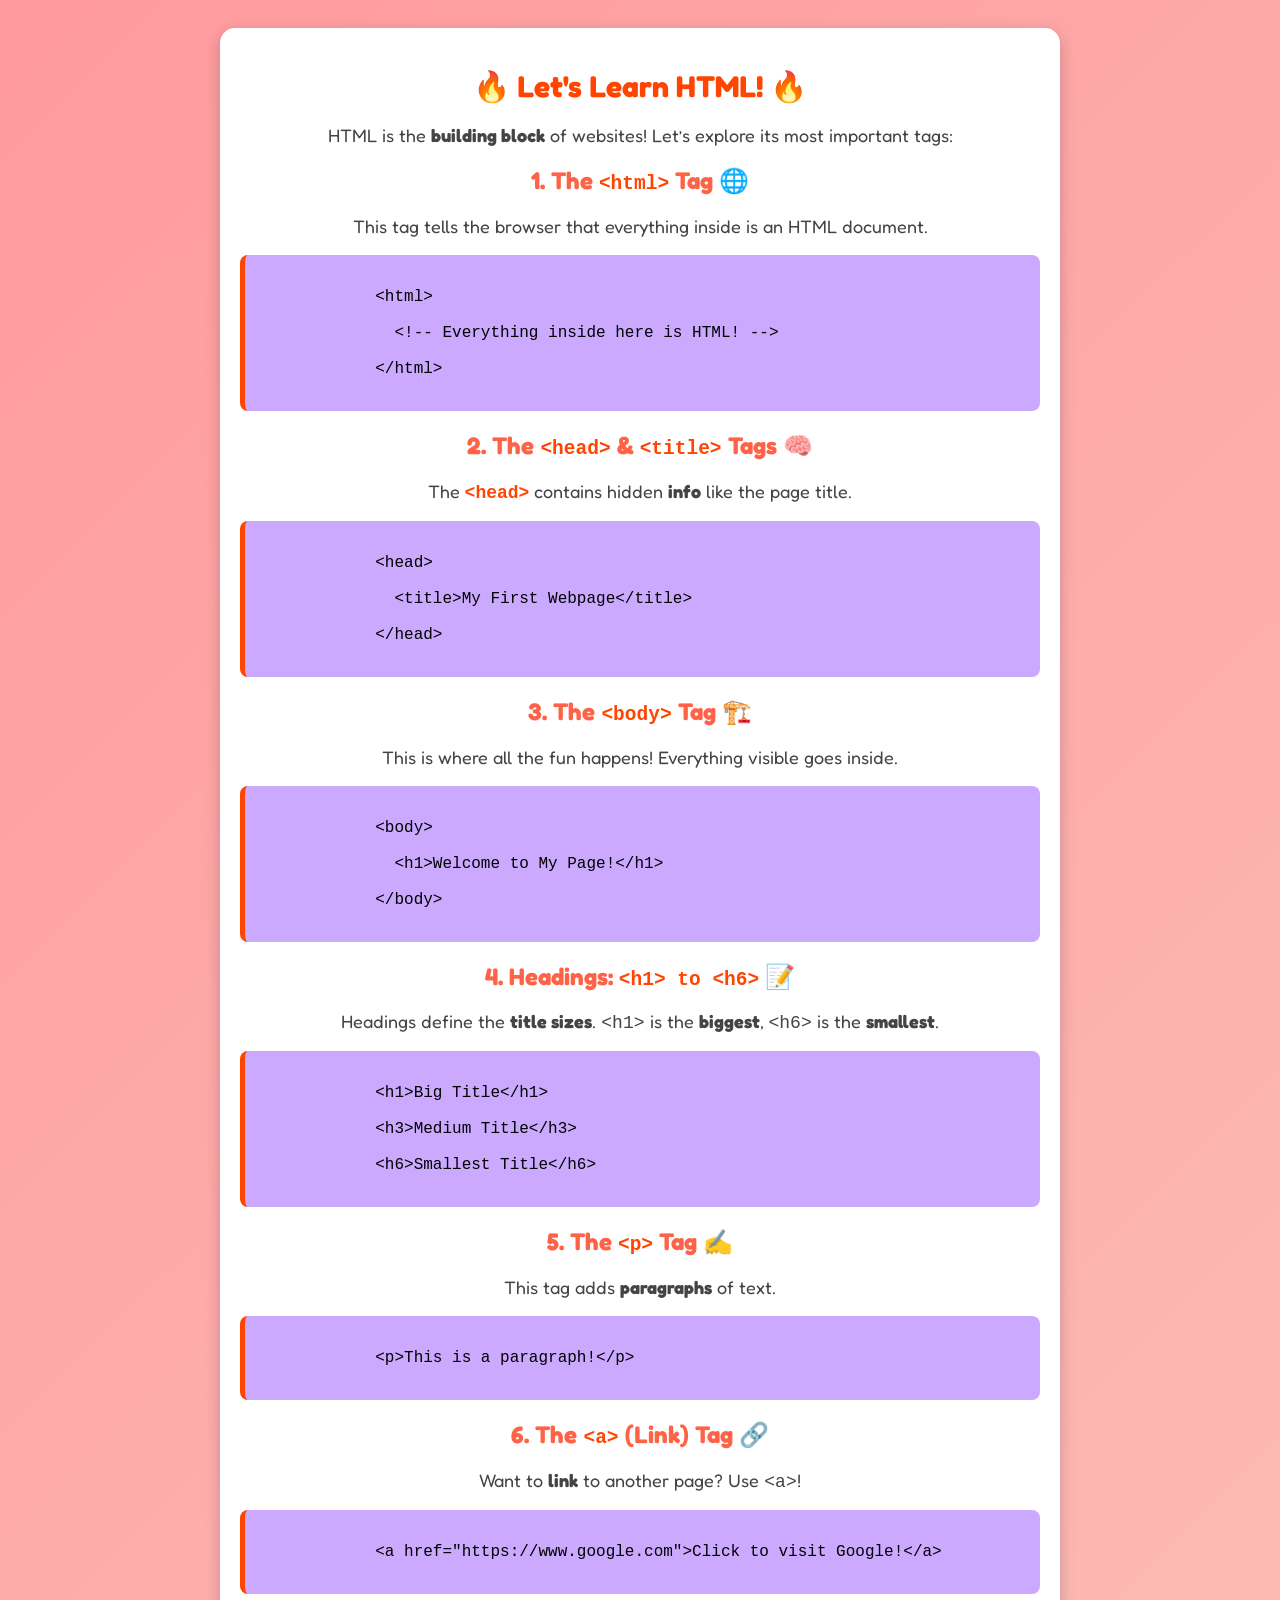
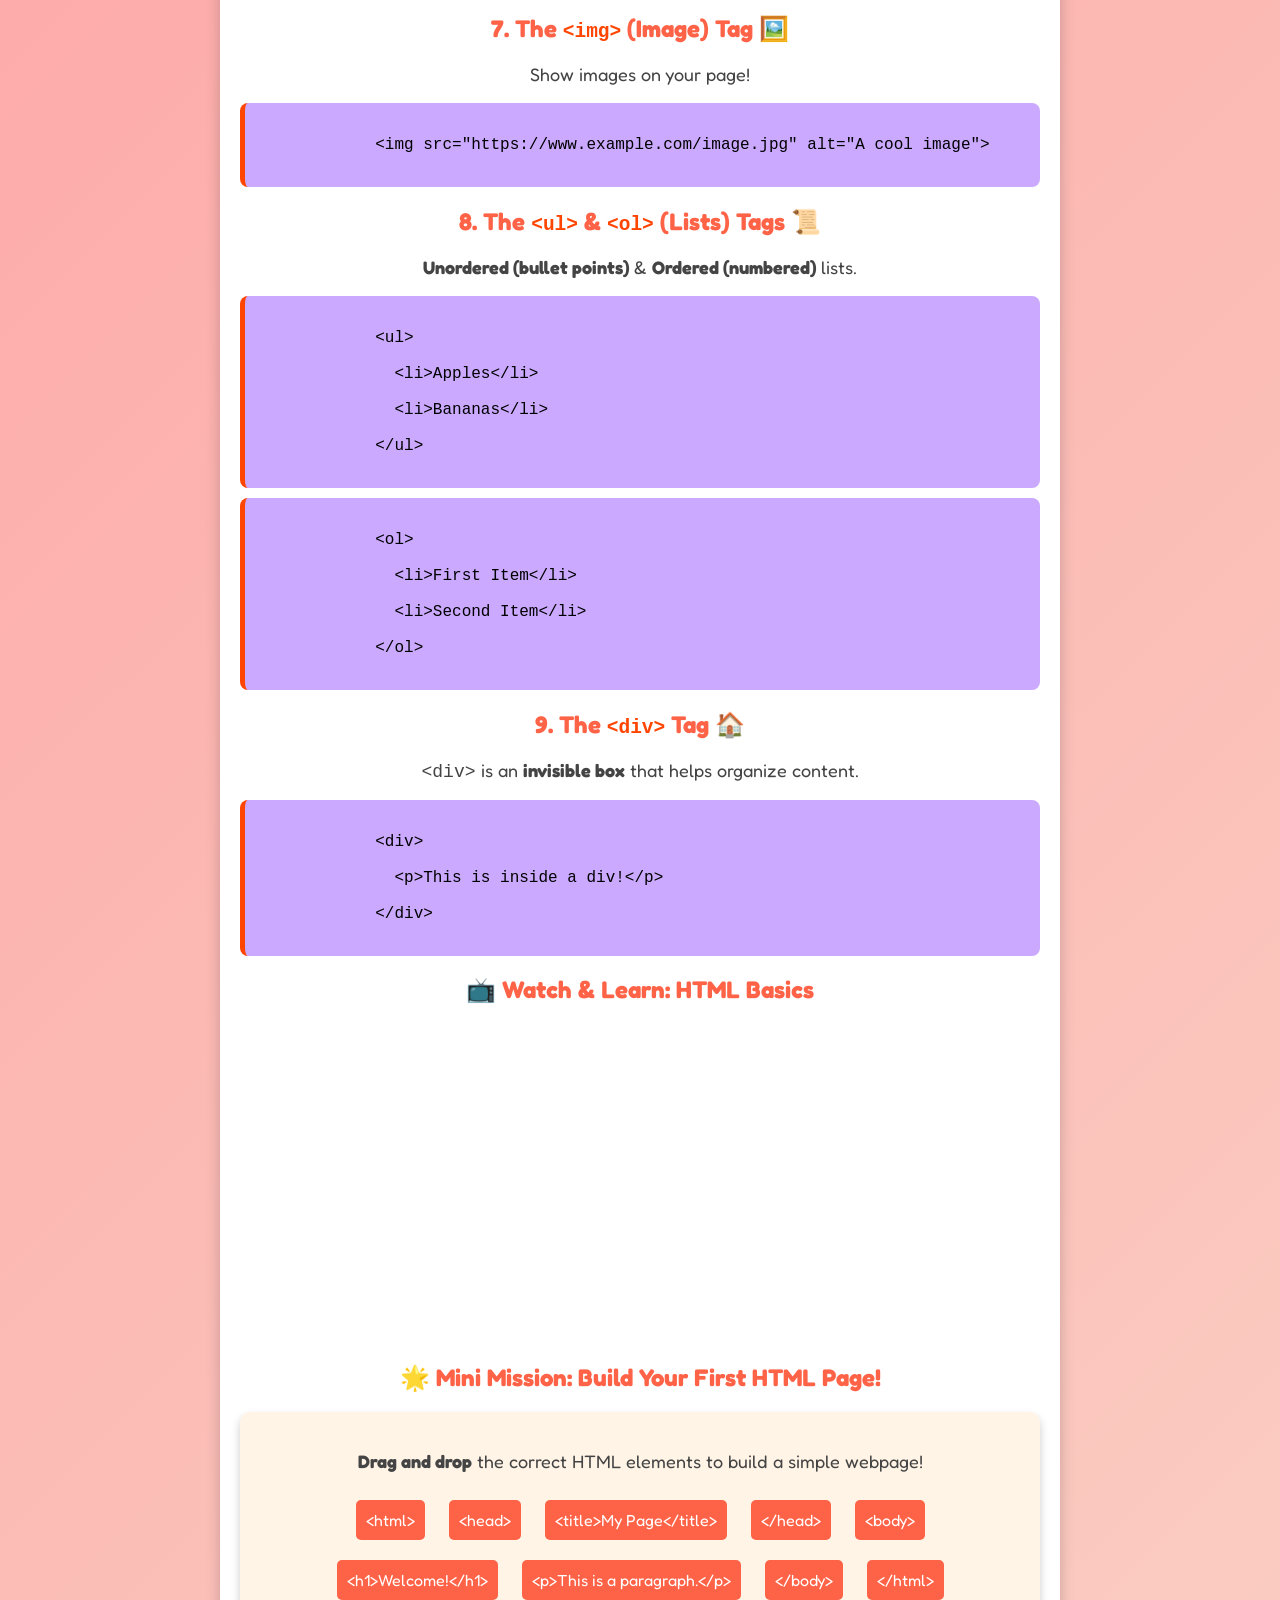
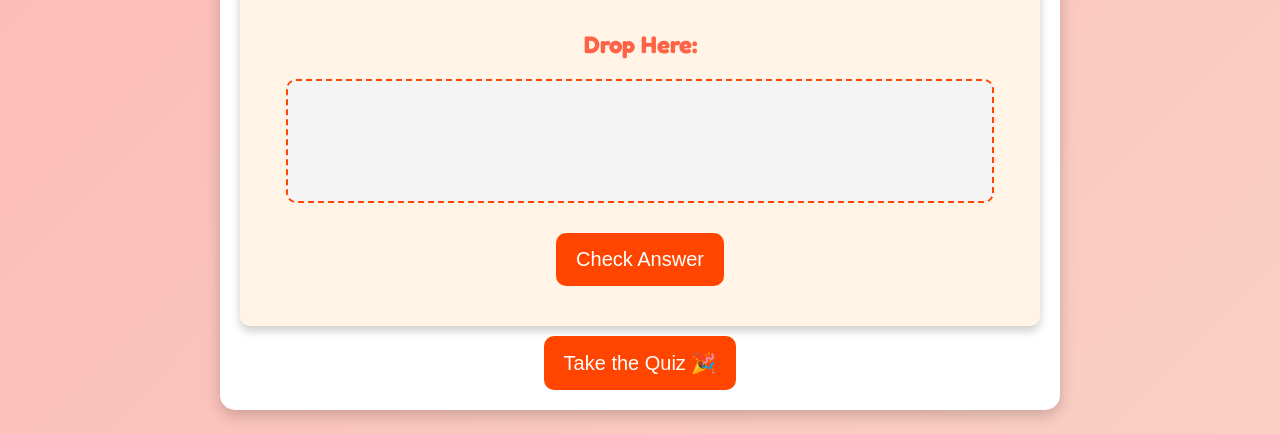
<file: lesson1.html>
<!DOCTYPE html>
<html lang="en">
<head>
    <meta charset="UTF-8">
    <meta name="viewport" content="width=device-width, initial-scale=1.0">
    <title>Lesson 1: HTML Basics</title>
    <style>
        @import url('https://fonts.googleapis.com/css2?family=Fredoka+One&display=swap');

        body {
            font-family: 'Fredoka One', sans-serif;
            background: linear-gradient(135deg, #ff9a9e, #fad0c4);
            text-align: center;
            padding: 20px;
        }
        
        .lesson-container {
            max-width: 800px;
            margin: auto;
            background: white;
            padding: 20px;
            border-radius: 15px;
            box-shadow: 0px 5px 15px rgba(0, 0, 0, 0.2);
            animation: fadeIn 1s ease-in-out;
        }

        @keyframes fadeIn {
            from { opacity: 0; transform: translateY(-20px); }
            to { opacity: 1; transform: translateY(0); }
        }

        h1 {
            color: #ff4500;
            font-size: 30px;
        }

        h2 {
            color: #ff6347;
        }

        p {
            font-size: 18px;
            color: #444;
        }

        .code-box {
            background:#caa9ff;
            padding: 15px;
            border-radius: 8px;
            font-family: "Courier New", monospace;
            white-space: pre-wrap;
            text-align: left;
            margin-top: 10px;
            border-left: 5px solid #ff4500;
        }

        .highlight {
            color: #ff4500;
            font-weight: bold;
        }

        .next-btn, .quiz-btn, .check-answer-btn {
            background-color: #ff4500;
            color: white;
            padding: 15px 20px;
            border: none;
            border-radius: 10px;
            cursor: pointer;
            font-size: 20px;
            transition: transform 0.2s, background 0.3s;
            margin-top: 10px;
        }

        .next-btn:hover, .quiz-btn:hover, .check-answer-btn:hover {
            background: #e03e00;
            transform: scale(1.1);
        }
        
        .bounce {
            animation: bounce 1s infinite;
        }

        @keyframes bounce {
            0%, 100% { transform: translateY(0); }
            50% { transform: translateY(-10px); }
        }

        /* Mini Mission Styles */
        .mini-mission-container {
            background: #fff4e6;
            padding: 20px;
            border-radius: 10px;
            margin-top: 20px;
            box-shadow: 0px 5px 10px rgba(0, 0, 0, 0.2);
        }

        .draggable {
            display: inline-block;
            padding: 10px;
            margin: 10px;
            background-color: #ff6347;
            color: white;
            border-radius: 5px;
            cursor: grab;
        }

        .drop-zone {
            width: 90%;
            min-height: 100px;
            background: #f4f4f4;
            padding: 10px;
            border: 2px dashed #ff4500;
            border-radius: 10px;
            margin: 20px auto;
        }

        .message {
            font-size: 20px;
            margin-top: 10px;
        }

    </style>
</head>
<body>

    <div class="lesson-container">
        <h1 class="emoji">🔥 Let's Learn HTML! 🔥</h1>
        <p>HTML is the <b>building block</b> of websites! Let’s explore its most important tags:</p>
    
        <h2>1. The <code class="highlight">&lt;html&gt;</code> Tag 🌐 </h2>
        <p>This tag tells the browser that everything inside is an HTML document.</p>
        <div class="code-box">
            &lt;html&gt; <br>
            &nbsp;&nbsp;&lt;!-- Everything inside here is HTML! --&gt;<br>
            &lt;/html&gt;
        </div>
    
        <h2>2. The <code class="highlight">&lt;head&gt;</code> & <code class="highlight">&lt;title&gt;</code> Tags 🧠</h2>
        <p>The <code class="highlight">&lt;head&gt;</code> contains hidden <b>info</b> like the page title.</p>
        <div class="code-box">
            &lt;head&gt;<br>
            &nbsp;&nbsp;&lt;title&gt;My First Webpage&lt;/title&gt;<br>
            &lt;/head&gt;
        </div>
    
        <h2>3. The <code class="highlight">&lt;body&gt;</code> Tag 🏗️ </h2>
        <p>This is where all the fun happens! Everything visible goes inside.</p>
        <div class="code-box">
            &lt;body&gt;<br>
            &nbsp;&nbsp;&lt;h1&gt;Welcome to My Page!&lt;/h1&gt;<br>
            &lt;/body&gt;
        </div>
    
        <h2>4. Headings: <code class="highlight">&lt;h1&gt; to &lt;h6&gt;</code> 📝</h2>
        <p>Headings define the <b>title sizes</b>. <code>&lt;h1&gt;</code> is the <b>biggest</b>, <code>&lt;h6&gt;</code> is the <b>smallest</b>.</p>
        <div class="code-box">
            &lt;h1&gt;Big Title&lt;/h1&gt;<br>
            &lt;h3&gt;Medium Title&lt;/h3&gt;<br>
            &lt;h6&gt;Smallest Title&lt;/h6&gt;
        </div>
    
        <h2>5. The <code class="highlight">&lt;p&gt;</code> Tag ✍️</h2>
        <p>This tag adds <b>paragraphs</b> of text.</p>
        <div class="code-box">
            &lt;p&gt;This is a paragraph!&lt;/p&gt;
        </div>
    
        <h2>6. The <code class="highlight">&lt;a&gt;</code> (Link) Tag 🔗</h2>
        <p>Want to <b>link</b> to another page? Use <code>&lt;a&gt;</code>!</p>
        <div class="code-box">
            &lt;a href="https://www.google.com"&gt;Click to visit Google!&lt;/a&gt;
        </div>
    
        <h2>7. The <code class="highlight">&lt;img&gt;</code> (Image) Tag 🖼️</h2>
        <p>Show images on your page!</p>
        <div class="code-box">
            &lt;img src="https://www.example.com/image.jpg" alt="A cool image"&gt;
        </div>
    
        <h2>8. The <code class="highlight">&lt;ul&gt;</code> & <code class="highlight">&lt;ol&gt;</code> (Lists) Tags 📜</h2>
        <p><b>Unordered (bullet points)</b> & <b>Ordered (numbered)</b> lists.</p>
        <div class="code-box">
            &lt;ul&gt; <br>
            &nbsp;&nbsp;&lt;li&gt;Apples&lt;/li&gt; <br>
            &nbsp;&nbsp;&lt;li&gt;Bananas&lt;/li&gt; <br>
            &lt;/ul&gt;
        </div>
        <div class="code-box">
            &lt;ol&gt; <br>
            &nbsp;&nbsp;&lt;li&gt;First Item&lt;/li&gt; <br>
            &nbsp;&nbsp;&lt;li&gt;Second Item&lt;/li&gt; <br>
            &lt;/ol&gt;
        </div>
    
        <h2>9. The <code class="highlight">&lt;div&gt;</code> Tag 🏠</h2>
        <p><code>&lt;div&gt;</code> is an <b>invisible box</b> that helps organize content.</p>
        <div class="code-box">
            &lt;div&gt; <br>
            &nbsp;&nbsp;&lt;p&gt;This is inside a div!&lt;/p&gt; <br>
            &lt;/div&gt;
        </div>

    <h2>📺 Watch & Learn: HTML Basics</h2>
    <iframe width="560" height="315" src="https://www.youtube.com/embed/it1rTvBcfRg" frameborder="0" allowfullscreen></iframe>

    
    <h2>🌟 Mini Mission: Build Your First HTML Page!</h2>
    <div class="mini-mission-container">
        <p><b>Drag and drop</b> the correct HTML elements to build a simple webpage!</p>

        <div id="elements">
            <div class="draggable" draggable="true" id="html">&lt;html&gt;</div>
            <div class="draggable" draggable="true" id="head">&lt;head&gt;</div>
            <div class="draggable" draggable="true" id="title">&lt;title&gt;My Page&lt;/title&gt;</div>
            <div class="draggable" draggable="true" id="head-close">&lt;/head&gt;</div>
            <div class="draggable" draggable="true" id="body">&lt;body&gt;</div>
            <div class="draggable" draggable="true" id="h1">&lt;h1&gt;Welcome!&lt;/h1&gt;</div>
            <div class="draggable" draggable="true" id="p">&lt;p&gt;This is a paragraph.&lt;/p&gt;</div>
            <div class="draggable" draggable="true" id="body-close">&lt;/body&gt;</div>
            <div class="draggable" draggable="true" id="html-close">&lt;/html&gt;</div>
        </div>

        <h2>Drop Here:</h2>
        <div class="drop-zone" id="dropZone"></div>

        <button class="check-answer-btn" onclick="checkOrder()">Check Answer</button>
        <p class="message" id="message"></p>
    </div>

    <button class="quiz-btn bounce" onclick="startQuiz()">Take the Quiz 🎉</button>
</div>

<script>
    let correctOrder = [
        "&lt;html&gt;", "&lt;head&gt;", "&lt;title&gt;My Page&lt;/title&gt;", "&lt;/head&gt;",
        "&lt;body&gt;", "&lt;h1&gt;Welcome!&lt;/h1&gt;", "&lt;p&gt;This is a paragraph.&lt;/p&gt;",
        "&lt;/body&gt;", "&lt;/html&gt;"
    ];

    let draggedElement = null;

    document.querySelectorAll(".draggable").forEach(item => {
        item.addEventListener("dragstart", function (event) {
            draggedElement = event.target;
        });
    });

    let dropZone = document.getElementById("dropZone");

    dropZone.addEventListener("dragover", function (event) {
        event.preventDefault();
    });

    dropZone.addEventListener("drop", function (event) {
        event.preventDefault();
        if (draggedElement) {
            dropZone.appendChild(draggedElement);
            draggedElement = null;
        }
    });

    function checkOrder() {
        let userOrder = Array.from(dropZone.children).map(item => item.innerHTML);
        
        if (JSON.stringify(userOrder) === JSON.stringify(correctOrder)) {
            document.getElementById("message").innerHTML = "🎉 Correct! You've built a webpage! 🎉";
            document.getElementById("message").style.color = "green";
        } else {
            document.getElementById("message").innerHTML = "❌ Oops! Try again.";
            document.getElementById("message").style.color = "red";
        }
    }

    function startQuiz() {
        window.location.href = "lesson1_quiz.html";
    }
</script>

</body>
</html>
</file>
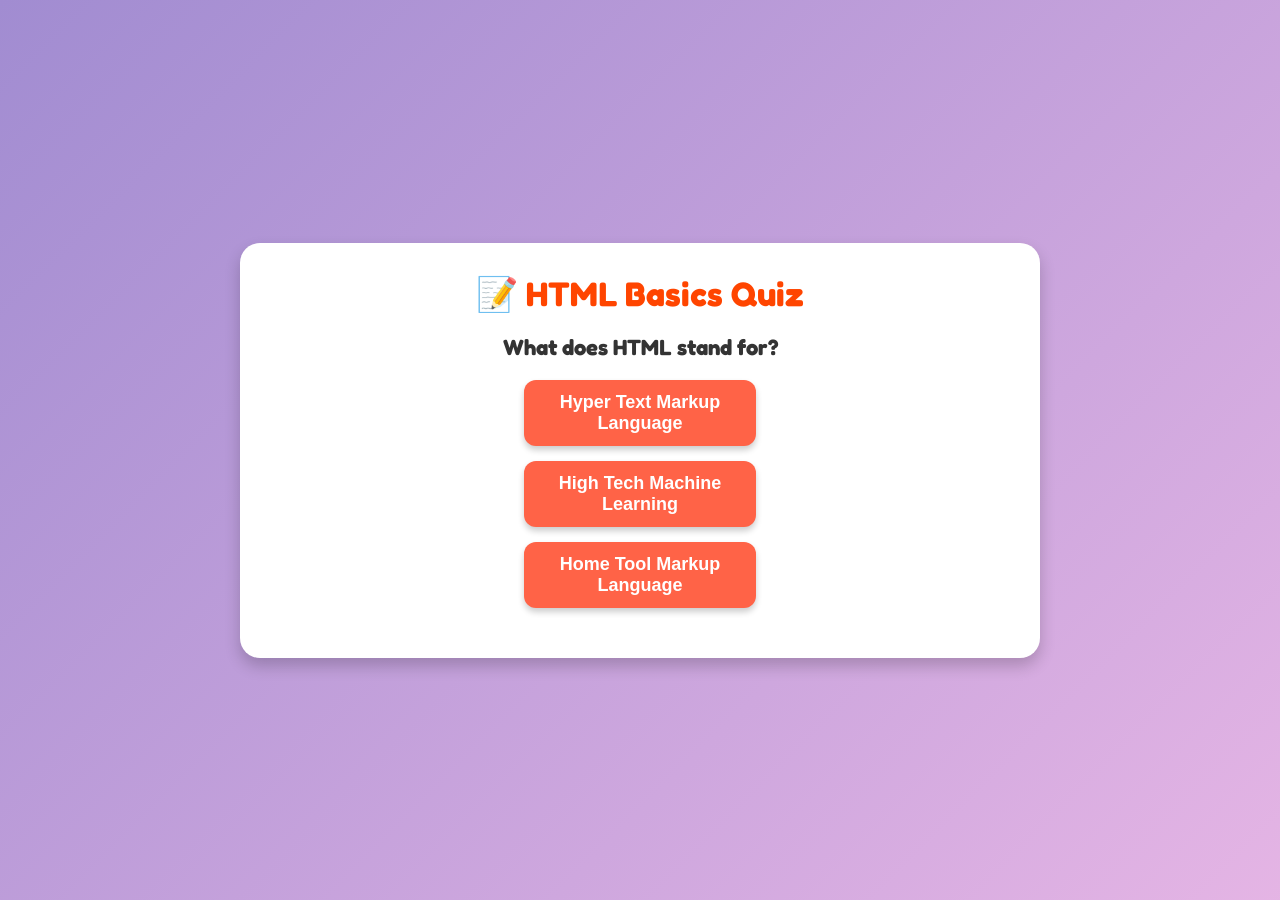
<file: lesson1_quiz.html>
<!DOCTYPE html>
<html lang="en">
<head>
    <meta charset="UTF-8">
    <meta name="viewport" content="width=device-width, initial-scale=1.0">
    <title>Lesson 1 Quiz: HTML Basics</title>
    <style>
        @import url('https://fonts.googleapis.com/css2?family=Fredoka+One&display=swap');

        * {
            margin: 0;
            padding: 0;
            box-sizing: border-box;
        }

        body {
            font-family: 'Fredoka One', sans-serif;
            background: linear-gradient(-45deg, #ff9a9e, #fad0c4, #fbc2eb, #a18cd1);
            background-size: 400% 400%;
            animation: gradientBG 8s ease infinite;
            text-align: center;
            height: 100vh;
            display: flex;
            align-items: center;
            justify-content: center;
        }

        @keyframes gradientBG {
            0% { background-position: 0% 50%; }
            50% { background-position: 100% 50%; }
            100% { background-position: 0% 50%; }
        }

        .quiz-container {
            width: 90%;
            max-width: 800px;
            height: auto;
            background: white;
            display: flex;
            flex-direction: column;
            justify-content: center;
            align-items: center;
            padding: 30px;
            border-radius: 20px;
            box-shadow: 0px 8px 16px rgba(0, 0, 0, 0.2);
            animation: fadeIn 1s ease-in-out;
        }

        @keyframes fadeIn {
            from { opacity: 0; transform: scale(0.9); }
            to { opacity: 1; transform: scale(1); }
        }

        h1 {
            color: #ff4500;
            font-size: 34px;
            margin-bottom: 20px;
        }

        .question {
            font-size: 22px;
            font-weight: bold;
            margin-bottom: 20px;
            color: #333;
        }

        .options {
            display: flex;
            flex-direction: column;
            align-items: center;
            gap: 15px;
        }

        .option {
            background: #ff6347;
            padding: 12px 20px;
            border: none;
            border-radius: 12px;
            cursor: pointer;
            font-size: 18px;
            width: 80%;
            max-width: 350px;
            transition: all 0.3s ease-in-out;
            color: white;
            font-weight: bold;
            box-shadow: 0 4px 6px rgba(0, 0, 0, 0.2);
        }

        .option:hover {
            background: #ff4500;
            transform: scale(1.1);
            box-shadow: 0 6px 12px rgba(0, 0, 0, 0.3);
        }

        .result {
            font-size: 24px;
            margin-top: 20px;
            font-weight: bold;
            color: #444;
        }

        .cheer {
            display: none;
            font-size: 30px;
            color: gold;
            animation: bounce 1s infinite;
        }

        @keyframes bounce {
            0%, 100% { transform: translateY(0); }
            50% { transform: translateY(-10px); }
        }

        .next-btn {
            display: none;
            background-color: #ff4500;
            color: white;
            padding: 15px 20px;
            border: none;
            border-radius: 12px;
            cursor: pointer;
            font-size: 20px;
            transition: transform 0.2s, background 0.3s;
            margin-top: 20px;
            font-weight: bold;
        }

        .next-btn:hover {
            background: #e03e00;
            transform: scale(1.1);
        }

    </style>
</head>
<body>

<div class="quiz-container">
    <h1>📝 HTML Basics Quiz</h1>
    
    <div id="quiz">
        <div class="question" id="question">Loading question...</div>
        <div class="options" id="options"></div>
    </div>

    <button class="next-btn" id="nextLesson" onclick="nextLesson()">Next Lesson ➡️</button>

    <div class="result" id="result"></div>
    <div class="cheer" id="cheer">🎉 Great job! You earned the HTML Master badge! 🎉</div>
</div>

<script>
const questions = [
    { question: "What does HTML stand for?", options: ["Hyper Text Markup Language", "High Tech Machine Learning", "Home Tool Markup Language"], answer: 0 },
    { question: "Which tag is used for a paragraph?", options: ["<h1>", "<p>", "<div>"], answer: 1 },
    { question: "Which tag is used for a hyperlink?", options: ["<a>", "<link>", "<href>"], answer: 0 },
    { question: "Which tag is used to display an image?", options: ["<img>", "<picture>", "<image>"], answer: 0 },
    { question: "What is the correct tag for an unordered list?", options: ["<ol>", "<ul>", "<list>"], answer: 1 },
    { question: "Which tag is used to group elements together?", options: ["<section>", "<group>", "<div>"], answer: 2 },
    { question: "What does the <title> tag do?", options: ["Displays a heading", "Sets the webpage title", "Adds a background color"], answer: 1 },
    { question: "Which tag creates the largest heading?", options: ["<h6>", "<h1>", "<h3>"], answer: 1 },
    { question: "Which attribute is used to add an image source?", options: ["src", "href", "alt"], answer: 0 },
    { question: "Which tag is used for ordered lists?", options: ["<ol>", "<ul>", "<list>"], answer: 0 }
];

let currentQuestion = 0;
let score = 0;
//load a qn
function loadQuestion() {
    document.getElementById("question").textContent = questions[currentQuestion].question; //upadtes the text content in html with the current question from the questions array
    const optionsContainer = document.getElementById("options");
    optionsContainer.innerHTML = "";

    questions[currentQuestion].options.forEach((option, index) => {
        const button = document.createElement("button");
        button.classList.add("option");
        button.textContent = option; //setting the button's text to display the answer choice
        button.onclick = () => checkAnswer(index); //passes the selected options index
        optionsContainer.appendChild(button);
    });
}
//check answer and move to next qn
function checkAnswer(selected) {
    if (selected === questions[currentQuestion].answer) {
        score++;
    }
    currentQuestion++;

    if (currentQuestion < questions.length) {
        loadQuestion();
    } else {
        showResult();
    }
}
//show quiz result
async function showResult() {
    document.getElementById("quiz").style.display = "none";
    const resultText = `You got ${score}/10 correct!`;
    document.getElementById("result").textContent = resultText;

    if (score >= 7) { 
        document.getElementById("cheer").style.display = "block";
        document.getElementById("nextLesson").style.display = "inline-block";

        
        await updateUserProgress(1, "HTML Master");
    }
}

//send merit points and badge to the backend
async function updateUserProgress(earnedMerit, newBadge) {
    let username = localStorage.getItem("username");
    if (!username) return;

    try {
        let response = await fetch("http://localhost:5000/api/users/update-progress", {
            method: "POST",
            headers: { "Content-Type": "application/json" },
            body: JSON.stringify({ username, meritPoints: earnedMerit, badge: newBadge })
        });

        let data = await response.json();
        if (response.ok) {
            showNotification("🎉 Progress Updated!", "success");
        } else {
            showNotification("⚠ Error updating progress!", "error");
        }
    } catch (error) {
        console.error("Error updating progress:", error);
    }
}

function nextLesson() {
    window.location.href = "lesson2.html";
}


loadQuestion();

</script>

</body>
</html>
</file>
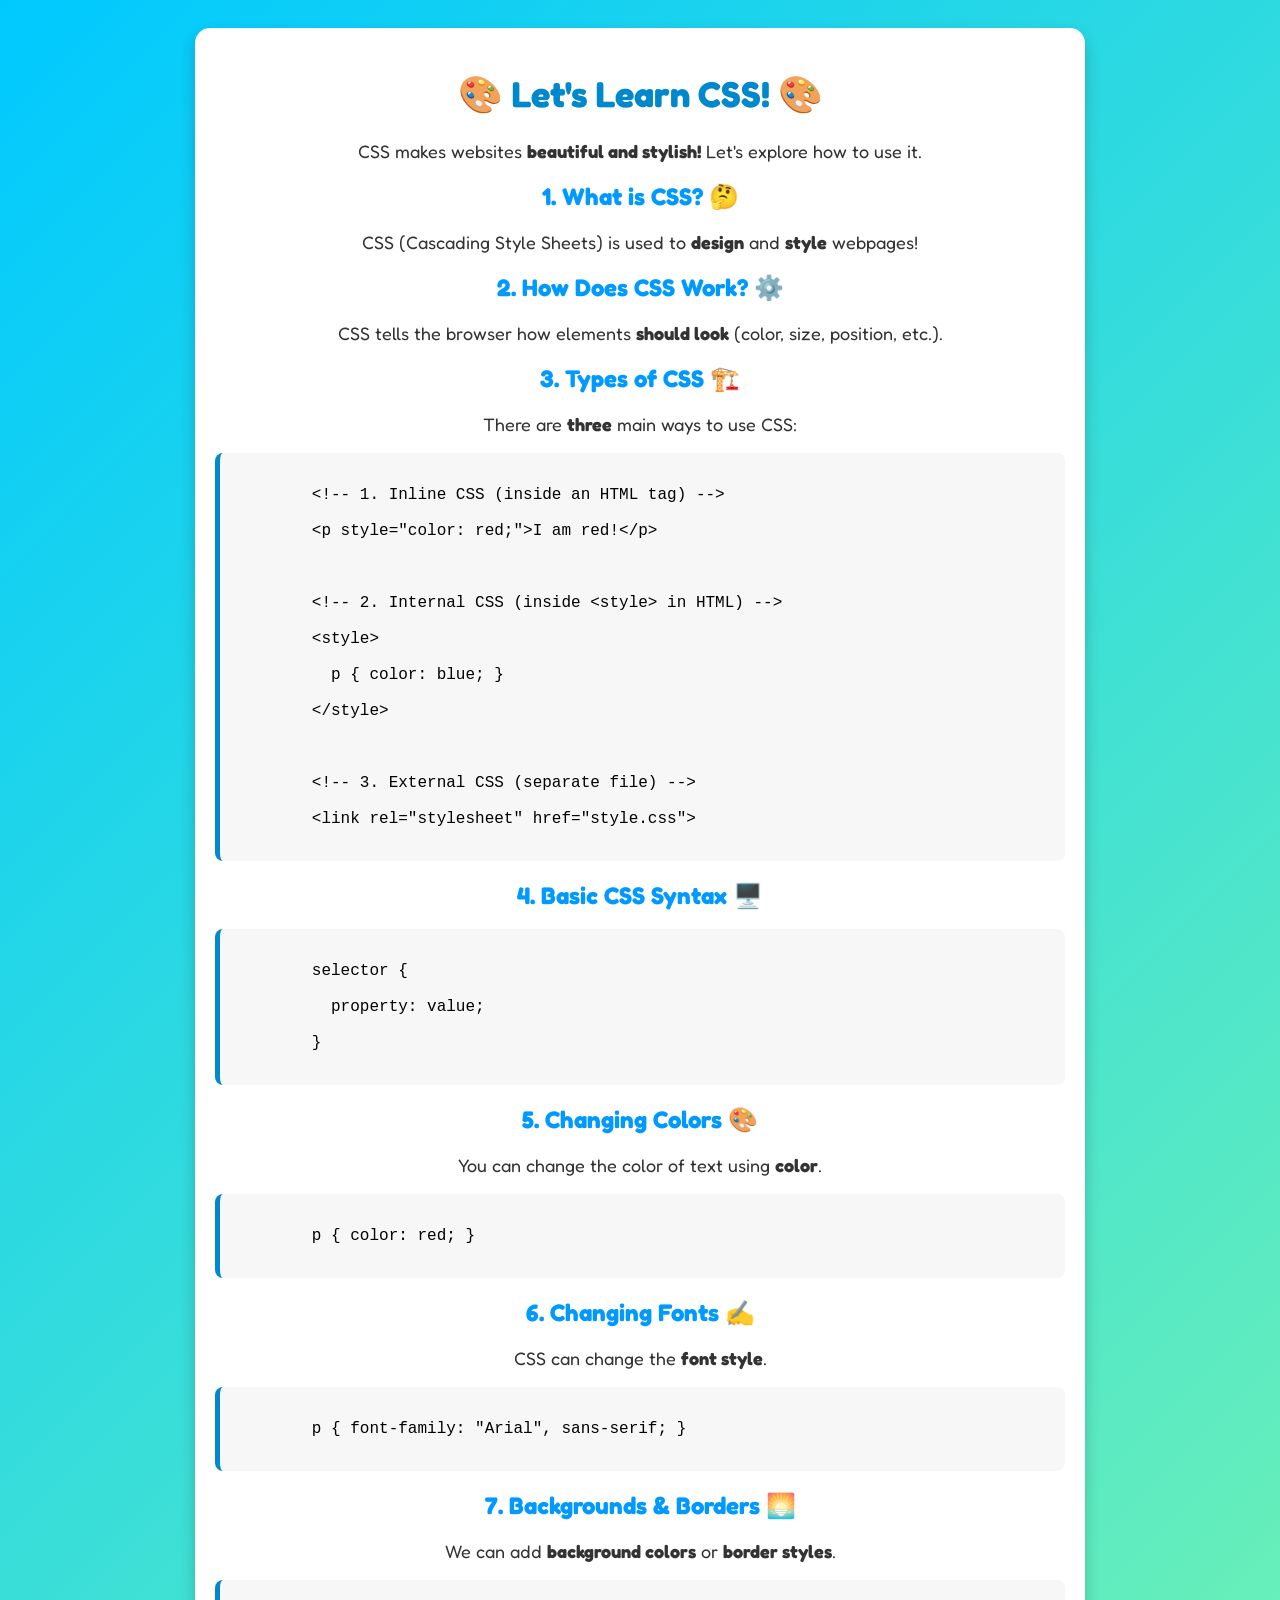
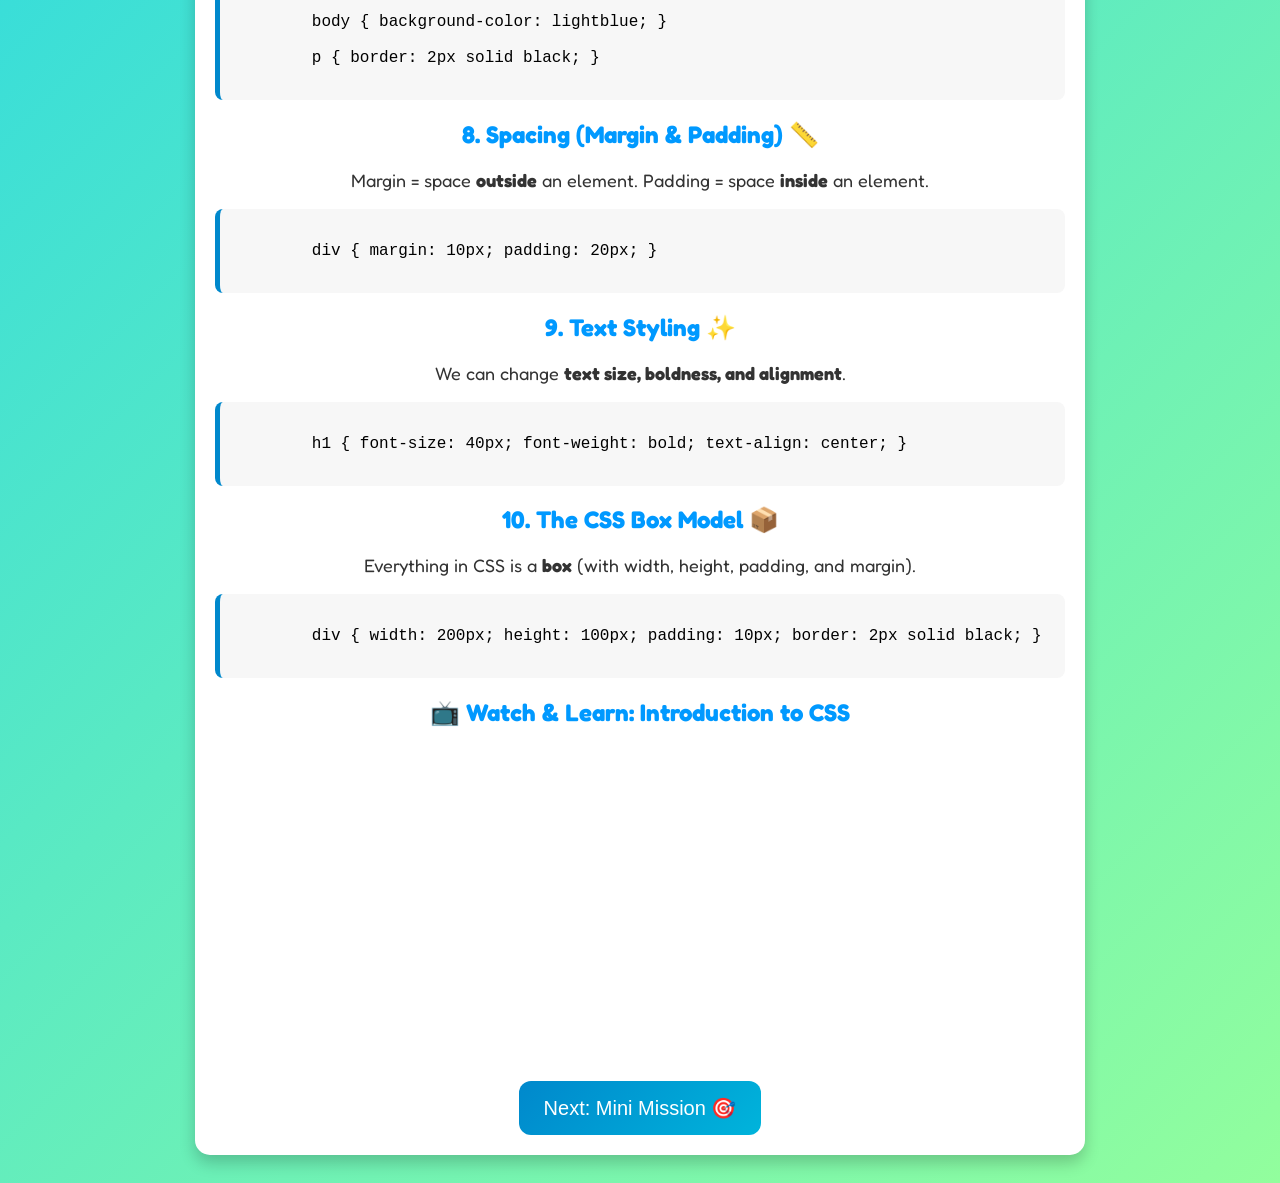
<file: lesson2.html>
<!DOCTYPE html>
<html lang="en">
<head>
    <meta charset="UTF-8">
    <meta name="viewport" content="width=device-width, initial-scale=1.0">
    <title>Lesson 2: Introduction to CSS</title>
    <style>
        @import url('https://fonts.googleapis.com/css2?family=Fredoka+One&display=swap');

        body {
            font-family: 'Fredoka One', sans-serif;
            background: linear-gradient(135deg, #00c9ff, #92fe9d);
            text-align: center;
            padding: 20px;
            overflow-x: hidden;
        }

        .lesson-container {
            max-width: 850px;
            margin: auto;
            background: white;
            padding: 20px;
            border-radius: 15px;
            box-shadow: 0px 8px 16px rgba(0, 0, 0, 0.2);
            animation: fadeIn 1s ease-in-out;
        }

        @keyframes fadeIn {
            from { opacity: 0; transform: translateY(-30px); }
            to { opacity: 1; transform: translateY(0); }
        }

        h1 {
            color: #0088cc;
            font-size: 36px;
        }

        h2 {
            color: #0099ff;
        }

        p {
            font-size: 18px;
            color: #333;
        }

        .code-box {
            background: #f7f7f7;
            padding: 15px;
            border-radius: 8px;
            font-family: "Courier New", monospace;
            white-space: pre-wrap;
            text-align: left;
            margin-top: 10px;
            border-left: 5px solid #0088cc;
            transition: transform 0.3s ease-in-out;
        }

        .code-box:hover {
            transform: scale(1.05);
        }

        .highlight {
            color: #0088cc;
            font-weight: bold;
        }

        .next-btn {
            background: linear-gradient(135deg, #0088cc, #00b4db);
            color: white;
            padding: 15px 25px;
            border: none;
            border-radius: 12px;
            cursor: pointer;
            font-size: 20px;
            margin-top: 15px;
            transition: transform 0.3s, background 0.3s;
            animation: bounce 1s infinite;
        }

        .next-btn:hover {
            background: linear-gradient(135deg, #0077b3, #009acd);
            transform: scale(1.1);
        }

        @keyframes bounce {
            0%, 100% { transform: translateY(0); }
            50% { transform: translateY(-10px); }
        }

        .slide-in {
            opacity: 0;
            transform: translateX(-30px);
            animation: slideIn 1s ease-in-out forwards;
        }

        @keyframes slideIn {
            from { opacity: 0; transform: translateX(-30px); }
            to { opacity: 1; transform: translateX(0); }
        }

    </style>
</head>
<body>

<div class="lesson-container">
    <h1>🎨 Let's Learn CSS! 🎨</h1>
    <p class="slide-in">CSS makes websites <b>beautiful and stylish!</b> Let's explore how to use it.</p>

    <h2>1. What is CSS? 🤔</h2>
    <p class="slide-in">CSS (Cascading Style Sheets) is used to <b>design</b> and <b>style</b> webpages!</p>

    <h2>2. How Does CSS Work? ⚙️</h2>
    <p class="slide-in">CSS tells the browser how elements <b>should look</b> (color, size, position, etc.).</p>

    <h2>3. Types of CSS 🏗️</h2>
    <p class="slide-in">There are <b>three</b> main ways to use CSS:</p>
    <div class="code-box slide-in">
        &lt;!-- 1. Inline CSS (inside an HTML tag) --&gt;<br>
        &lt;p style="color: red;"&gt;I am red!&lt;/p&gt;<br><br>
        
        &lt;!-- 2. Internal CSS (inside &lt;style&gt; in HTML) --&gt;<br>
        &lt;style&gt;<br>
        &nbsp;&nbsp;p { color: blue; }<br>
        &lt;/style&gt;<br><br>

        &lt;!-- 3. External CSS (separate file) --&gt;<br>
        &lt;link rel="stylesheet" href="style.css"&gt;
    </div>

    <h2>4. Basic CSS Syntax 🖥️</h2>
    <div class="code-box slide-in">
        selector { <br>
        &nbsp;&nbsp;property: value; <br>
        }
    </div>

    <h2>5. Changing Colors 🎨</h2>
    <p class="slide-in">You can change the color of text using <b>color</b>.</p>
    <div class="code-box slide-in">
        p { color: red; }
    </div>

    <h2>6. Changing Fonts ✍️</h2>
    <p class="slide-in">CSS can change the <b>font style</b>.</p>
    <div class="code-box slide-in">
        p { font-family: "Arial", sans-serif; }
    </div>

    <h2>7. Backgrounds & Borders 🌅</h2>
    <p class="slide-in">We can add <b>background colors</b> or <b>border styles</b>.</p>
    <div class="code-box slide-in">
        body { background-color: lightblue; } <br>
        p { border: 2px solid black; }
    </div>

    <h2>8. Spacing (Margin & Padding) 📏</h2>
    <p class="slide-in">Margin = space <b>outside</b> an element. Padding = space <b>inside</b> an element.</p>
    <div class="code-box slide-in">
        div { margin: 10px; padding: 20px; }
    </div>

    <h2>9. Text Styling ✨</h2>
    <p class="slide-in">We can change <b>text size, boldness, and alignment</b>.</p>
    <div class="code-box slide-in">
        h1 { font-size: 40px; font-weight: bold; text-align: center; }
    </div>

    <h2>10. The CSS Box Model 📦</h2>
    <p class="slide-in">Everything in CSS is a <b>box</b> (with width, height, padding, and margin).</p>
    <div class="code-box slide-in">
        div { width: 200px; height: 100px; padding: 10px; border: 2px solid black; }
    </div> 
    <h2>📺 Watch & Learn: Introduction to CSS</h2>
<div class="video-container">
    <iframe width="560" height="315" src="https://www.youtube.com/embed/AGDDdsiZ0Ko" frameborder="0" allowfullscreen></iframe>
</div>


<button class="next-btn" onclick="location.href='lesson2_mission.html'">Next: Mini Mission 🎯</button>

</div>

<script>
    // Apply slide-in effect after delay
    document.addEventListener("DOMContentLoaded", function () {
        setTimeout(() => {
            document.querySelectorAll(".slide-in").forEach(element => {
                element.style.animationDelay = "0.5s";
                element.classList.add("fadeIn");
            });
        }, 500);
    });
</script>

</body>
</html>
</file>
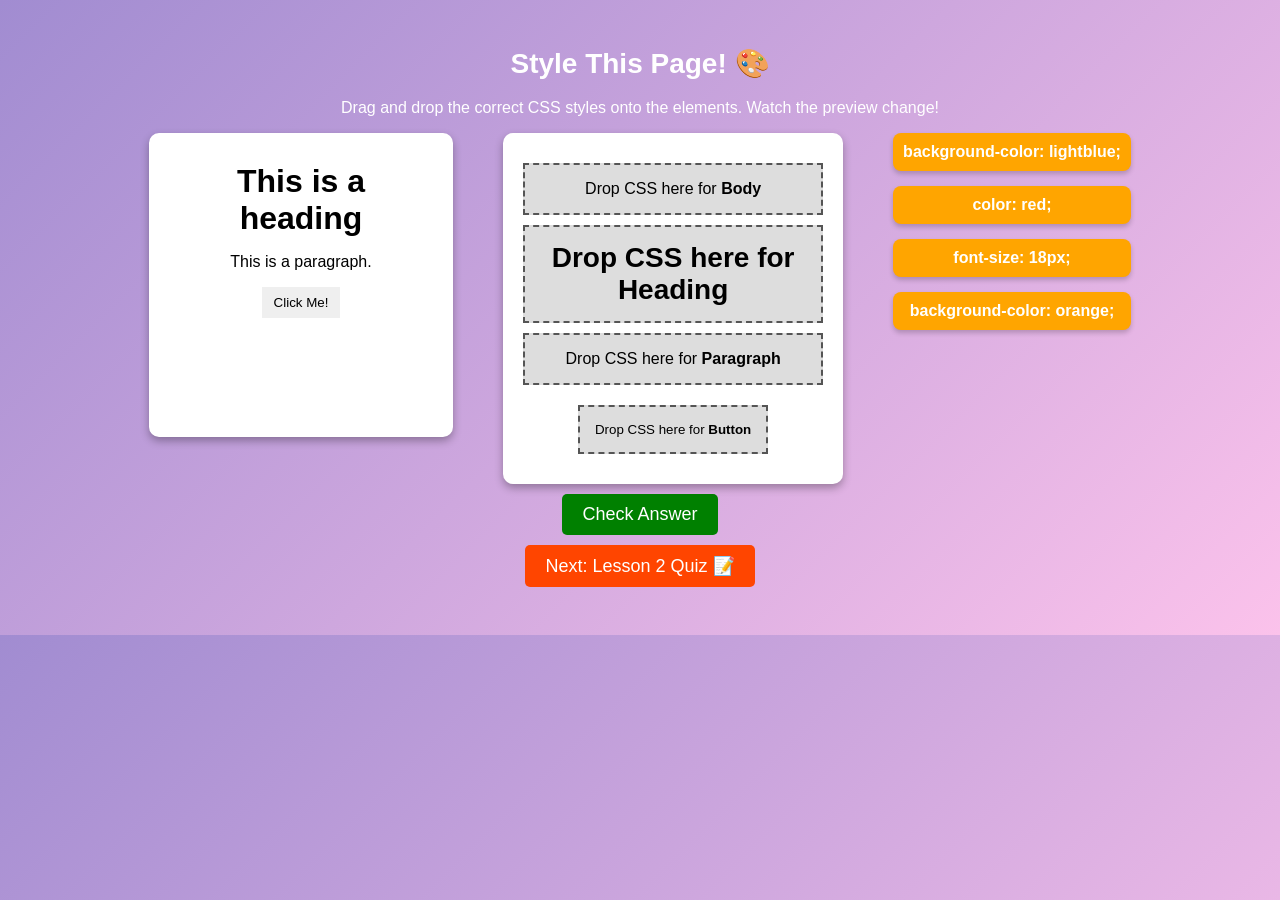
<file: lesson2_mission.html>
<!DOCTYPE html>
<html lang="en">
<head>
    <meta charset="UTF-8">
    <meta name="viewport" content="width=device-width, initial-scale=1.0">
    <title>Lesson 2 Mini Mission - Drag & Drop CSS Styling</title>
    <style>
    body {
        font-family: 'Poppins', sans-serif;
        text-align: center;
        background: linear-gradient(135deg, #a18cd1, #fbc2eb);
        padding: 20px;
        color: white;
    }
    
    h1 {
        font-size: 28px;
    }
    
    /* Game Layout */
    .game-container {
        display: flex;
        justify-content: center;
        align-items: flex-start;
        gap: 50px;
        flex-wrap: wrap;
    }
    
    /* Preview Area */
    .preview-container {
        border: 2px solid #fff;
        background: white;
        border-radius: 10px;
        overflow: hidden;
        width: 300px;
        height: 300px;
        box-shadow: 0 4px 8px rgba(0, 0, 0, 0.3);
    }
    
    .preview-frame {
        width: 100%;
        height: 100%;
        border: none;
    }
    
    /* Styling Drop Areas */
    .unstyled-page {
        background: white;
        padding: 20px;
        border-radius: 10px;
        width: 300px;
        box-shadow: 0 4px 8px rgba(0, 0, 0, 0.3);
        color: black;
    }
    
    .drop-zone {
        background: #ddd;
        padding: 15px;
        margin: 10px 0;
        border: 2px dashed #555;
        text-align: center;
        cursor: pointer;
        transition: background 0.3s ease-in-out;
    }
    
    .drop-zone.active {
        background: lightgreen;
    }
    
    /* Draggable CSS Options */
    .css-options {
        display: flex;
        flex-direction: column;
        gap: 15px;
    }
    
    .draggable {
        background: orange;
        color: white;
        padding: 10px;
        border-radius: 8px;
        cursor: grab;
        font-weight: bold;
        box-shadow: 0 3px 5px rgba(0, 0, 0, 0.2);
    }
    
    .draggable:active {
        cursor: grabbing;
    }
    
    /* Buttons */
    .check-btn, .reset-btn, .next-btn {
        background: green;
        color: white;
        padding: 10px 20px;
        border: none;
        border-radius: 5px;
        font-size: 18px;
        margin-top: 20px;
        cursor: pointer;
        display: block;
        margin: 10px auto;
    }
    
    .check-btn:hover {
        background: darkgreen;
    }
    
    .reset-btn {
        background: red;
    }
    
    .reset-btn:hover {
        background: darkred;
    }
    
    .next-btn {
        background: #ff4500;
    }
    
    .next-btn:hover {
        background: #e03e00;
    }
    
    .bounce {
        animation: bounce 1s infinite;
    }
    
    @keyframes bounce {
        0%, 100% { transform: translateY(0); }
        50% { transform: translateY(-10px); }
    }
    
    #resultMessage {
        font-size: 20px;
        font-weight: bold;
        margin-top: 15px;
    }
    </style>
</head>
<body>

    <h1>Style This Page! 🎨</h1>
    <p>Drag and drop the correct CSS styles onto the elements. Watch the preview change!</p>

    <div class="game-container">
        <!-- Preview -->
        <div class="preview-container">
            <iframe id="previewFrame" class="preview-frame"></iframe>
        </div>

        <!-- Styling Drop Area -->
        <div class="unstyled-page">
            <div id="bodyDrop" class="drop-zone" data-target="previewBody">Drop CSS here for <b>Body</b></div>
            <h1 id="h1Drop" class="drop-zone" data-target="previewHeading">Drop CSS here for <b>Heading</b></h1>
            <p id="pDrop" class="drop-zone" data-target="previewParagraph">Drop CSS here for <b>Paragraph</b></p>
            <button id="buttonDrop" class="drop-zone" data-target="previewButton">Drop CSS here for <b>Button</b></button>
        </div>

        <!-- Draggable CSS Options -->
        <div class="css-options">
            <div class="draggable" draggable="true" data-style="background-color: lightblue;" id="bgColor">background-color: lightblue;</div>
            <div class="draggable" draggable="true" data-style="color: red;" id="headingColor">color: red;</div>
            <div class="draggable" draggable="true" data-style="font-size: 18px;" id="paragraphSize">font-size: 18px;</div>
            <div class="draggable" draggable="true" data-style="background-color: orange;" id="buttonStyle">background-color: orange;</div>
        </div>
    </div>

    <!-- Buttons -->
    <button onclick="checkStyles()" class="check-btn">Check Answer</button>
    <button onclick="resetQuiz()" class="reset-btn" style="display: none;">Try Again</button>
    <button class="next-btn bounce" onclick="location.href='lesson2_quiz.html'">Next: Lesson 2 Quiz 📝</button>


    <p id="resultMessage"></p>

<script>
    document.addEventListener("DOMContentLoaded", function () {
        const draggables = document.querySelectorAll('.draggable');
        const dropZones = document.querySelectorAll('.drop-zone');
        const previewFrame = document.getElementById('previewFrame');
        const resetButton = document.querySelector('.reset-btn');
        const nextButton = document.querySelector('.next-btn');

        // Load preview frame
        function loadPreview() {
    previewFrame.contentDocument.body.innerHTML = `
        <style>
            body { font-family: Arial, sans-serif; text-align: center; padding: 20px; }
            h1 { margin-bottom: 10px; }
            button { padding: 8px 12px; border: none; }
        </style>
        <h1 id="previewHeading">This is a heading</h1>
        <p id="previewParagraph">This is a paragraph.</p>
        <button id="previewButton">Click Me!</button>
    `;
}

        loadPreview();

        draggables.forEach(item => {
            item.addEventListener('dragstart', function (e) {
                e.dataTransfer.setData('text', e.target.id);
            });
        });

        // Allow drop
        dropZones.forEach(zone => {
            zone.addEventListener('dragover', function (e) {
                e.preventDefault();
                this.classList.add('active');
            });

            zone.addEventListener('dragleave', function () {
                this.classList.remove('active');
            });

            zone.addEventListener('drop', function (e) {
                e.preventDefault();
                this.classList.remove('active');

                const draggedId = e.dataTransfer.getData('text');
                const draggedElement = document.getElementById(draggedId);

                if (draggedElement) {
                    this.textContent = draggedElement.textContent;
                    this.dataset.correct = draggedElement.id;
                    const target = this.dataset.target;

                    
                    if (target === "previewBody") {
                        previewFrame.contentDocument.body.style.cssText += draggedElement.dataset.style;
                    } else {
                        const targetElement = previewFrame.contentDocument.getElementById(target);
                        if (targetElement) {
                            targetElement.style.cssText += draggedElement.dataset.style;
                        }
                    }
                }
            });
        });

        //Check if styles are correctly placed
        window.checkStyles = function () {
            let allCorrect = [...dropZones].every(zone => zone.dataset.correct);
            
            if (allCorrect) {
                document.getElementById("resultMessage").textContent = "🎉 Correct!";
                nextButton.style.display = "block";
            } else {
                document.getElementById("resultMessage").textContent = "❌ Try Again!";
                resetButton.style.display = "block";
            }
        };

    });
</script>


</body>
</html>
</file>
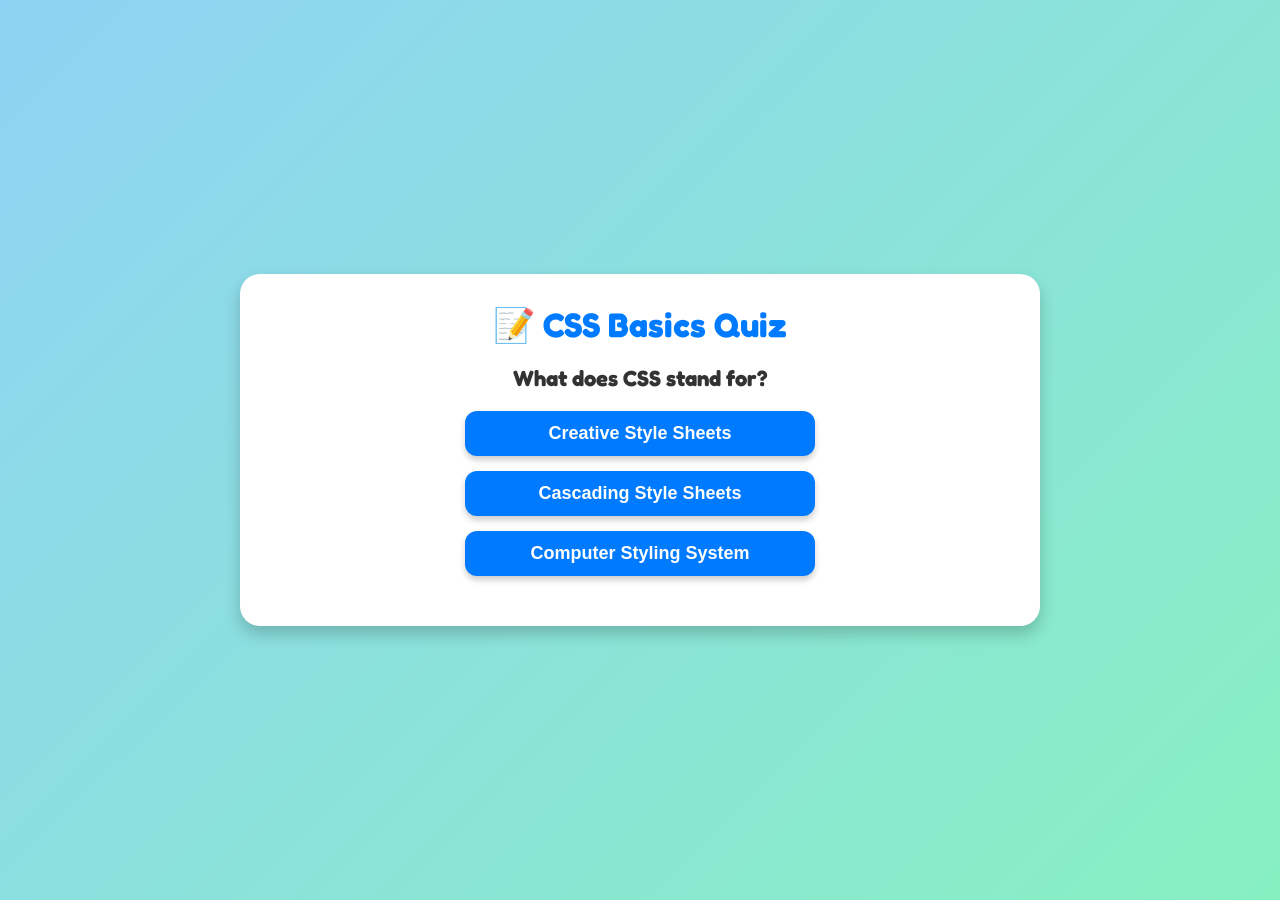
<file: lesson2_quiz.html>
<!DOCTYPE html>
<html lang="en">
<head>
    <meta charset="UTF-8">
    <meta name="viewport" content="width=device-width, initial-scale=1.0">
    <title>Lesson 2 Quiz: CSS Basics</title>
    <style>
        @import url('https://fonts.googleapis.com/css2?family=Fredoka+One&display=swap');

        * {
            margin: 0;
            padding: 0;
            box-sizing: border-box;
        }

        body {
            font-family: 'Fredoka One', sans-serif;
            background: linear-gradient(-45deg, #00c9ff, #92fe9d, #84fab0, #8fd3f4);
            background-size: 400% 400%;
            animation: gradientBG 8s ease infinite;
            text-align: center;
            height: 100vh;
            display: flex;
            align-items: center;
            justify-content: center;
        }

        @keyframes gradientBG {
            0% { background-position: 0% 50%; }
            50% { background-position: 100% 50%; }
            100% { background-position: 0% 50%; }
        }

        .quiz-container {
            width: 90%;
            max-width: 800px;
            background: white;
            padding: 30px;
            border-radius: 20px;
            box-shadow: 0px 8px 16px rgba(0, 0, 0, 0.2);
            animation: fadeIn 1s ease-in-out;
        }

        @keyframes fadeIn {
            from { opacity: 0; transform: scale(0.9); }
            to { opacity: 1; transform: scale(1); }
        }

        h1 {
            color: #007bff;
            font-size: 34px;
            margin-bottom: 20px;
        }

        .question {
            font-size: 22px;
            font-weight: bold;
            margin-bottom: 20px;
            color: #333;
        }

        .options {
            display: flex;
            flex-direction: column;
            align-items: center;
            gap: 15px;
        }

        .option {
            background: #007bff;
            padding: 12px 20px;
            border: none;
            border-radius: 12px;
            cursor: pointer;
            font-size: 18px;
            width: 80%;
            max-width: 350px;
            transition: all 0.3s ease-in-out;
            color: white;
            font-weight: bold;
            box-shadow: 0 4px 6px rgba(0, 0, 0, 0.2);
        }

        .option:hover {
            background: #0056b3;
            transform: scale(1.1);
            box-shadow: 0 6px 12px rgba(0, 0, 0, 0.3);
        }

        .result {
            font-size: 24px;
            margin-top: 20px;
            font-weight: bold;
            color: #444;
        }

        .cheer {
            display: none;
            font-size: 30px;
            color: gold;
            animation: bounce 1s infinite;
        }

        @keyframes bounce {
            0%, 100% { transform: translateY(0); }
            50% { transform: translateY(-10px); }
        }

        .next-btn {
            display: none;
            background-color: #007bff;
            color: white;
            padding: 15px 20px;
            border: none;
            border-radius: 12px;
            cursor: pointer;
            font-size: 20px;
            transition: transform 0.2s, background 0.3s;
            margin-top: 20px;
            font-weight: bold;
        }

        .next-btn:hover {
            background: #0056b3;
            transform: scale(1.1);
        }

    </style>
</head>
<body>

<div class="quiz-container">
    <h1>📝 CSS Basics Quiz</h1>
    
    <div id="quiz">
        <div class="question" id="question">Loading question...</div>
        <div class="options" id="options"></div>
    </div>

    <button class="next-btn" id="nextLesson" onclick="nextLesson()">Next Lesson ➡️</button>

    <div class="result" id="result"></div>
    <div class="cheer" id="cheer">🎉 Great job! You earned the **CSS Champion** badge! 🎉</div>
</div>
<script>
    const questions = [
        { question: "What does CSS stand for?", options: ["Creative Style Sheets", "Cascading Style Sheets", "Computer Styling System"], answer: 1 },
        { question: "Which property is used to change text color?", options: ["color", "text-color", "font-color"], answer: 0 },
        { question: "Which CSS property controls the background color?", options: ["background", "bgcolor", "background-color"], answer: 2 },
        { question: "What property is used to change the font of a text?", options: ["text-style", "font-family", "font-style"], answer: 1 },
        { question: "Which value of position keeps an element fixed in place?", options: ["absolute", "relative", "fixed"], answer: 2 },
        { question: "What unit is commonly used for font sizes?", options: ["px", "kg", "sec"], answer: 0 },
        { question: "Which property is used to add space inside an element?", options: ["padding", "margin", "border"], answer: 0 },
        { question: "Which property is used to add space outside an element?", options: ["margin", "padding", "spacing"], answer: 0 },
        { question: "How do you make text bold in CSS?", options: ["text-weight: bold;", "font-weight: bold;", "bold: true;"], answer: 1 },
        { question: "What is the default position of elements in CSS?", options: ["static", "absolute", "relative"], answer: 0 }
    ];

    let currentQuestion = 0;
let score = 0;
//load a qn
function loadQuestion() {
    document.getElementById("question").textContent = questions[currentQuestion].question;
    const optionsContainer = document.getElementById("options");
    optionsContainer.innerHTML = "";

    questions[currentQuestion].options.forEach((option, index) => {
        const button = document.createElement("button");
        button.classList.add("option");
        button.textContent = option;
        button.onclick = () => checkAnswer(index);
        optionsContainer.appendChild(button);
    });
}
//check answer and movw to next qn
function checkAnswer(selected) {
    if (selected === questions[currentQuestion].answer) {
        score++;
    }
    currentQuestion++;

    if (currentQuestion < questions.length) {
        loadQuestion();
    } else {
        showResult();
    }
}
//show quiz result
async function showResult() {
    document.getElementById("quiz").style.display = "none";
    const resultText = `You got ${score}/10 correct!`;
    document.getElementById("result").textContent = resultText;

    if (score >= 7) { // ✅ If the user passes (score 7 or more)
        document.getElementById("cheer").style.display = "block";
        document.getElementById("nextLesson").style.display = "inline-block";

        // ✅ Update progress via backend API
        await updateUserProgress(1, "CSS CHAMPION");
    }
}

// ✅ Function to send merit points and badge to the backend
async function updateUserProgress(earnedMerit, newBadge) {
    let username = localStorage.getItem("username");
    if (!username) return;

    try {
        let response = await fetch("http://localhost:5000/api/users/update-progress", {
            method: "POST",
            headers: { "Content-Type": "application/json" },
            body: JSON.stringify({ username, meritPoints: earnedMerit, badge: newBadge })
        });

        let data = await response.json();
        if (response.ok) {
            showNotification("🎉 Progress Updated!", "success");
        } else {
            showNotification("⚠ Error updating progress!", "error");
        }
    } catch (error) {
        console.error("Error updating progress:", error);
    }
}

    function nextLesson() {
        window.location.href = "lesson3.html";
    }

    loadQuestion();
</script>


</body>
</html>
</file>
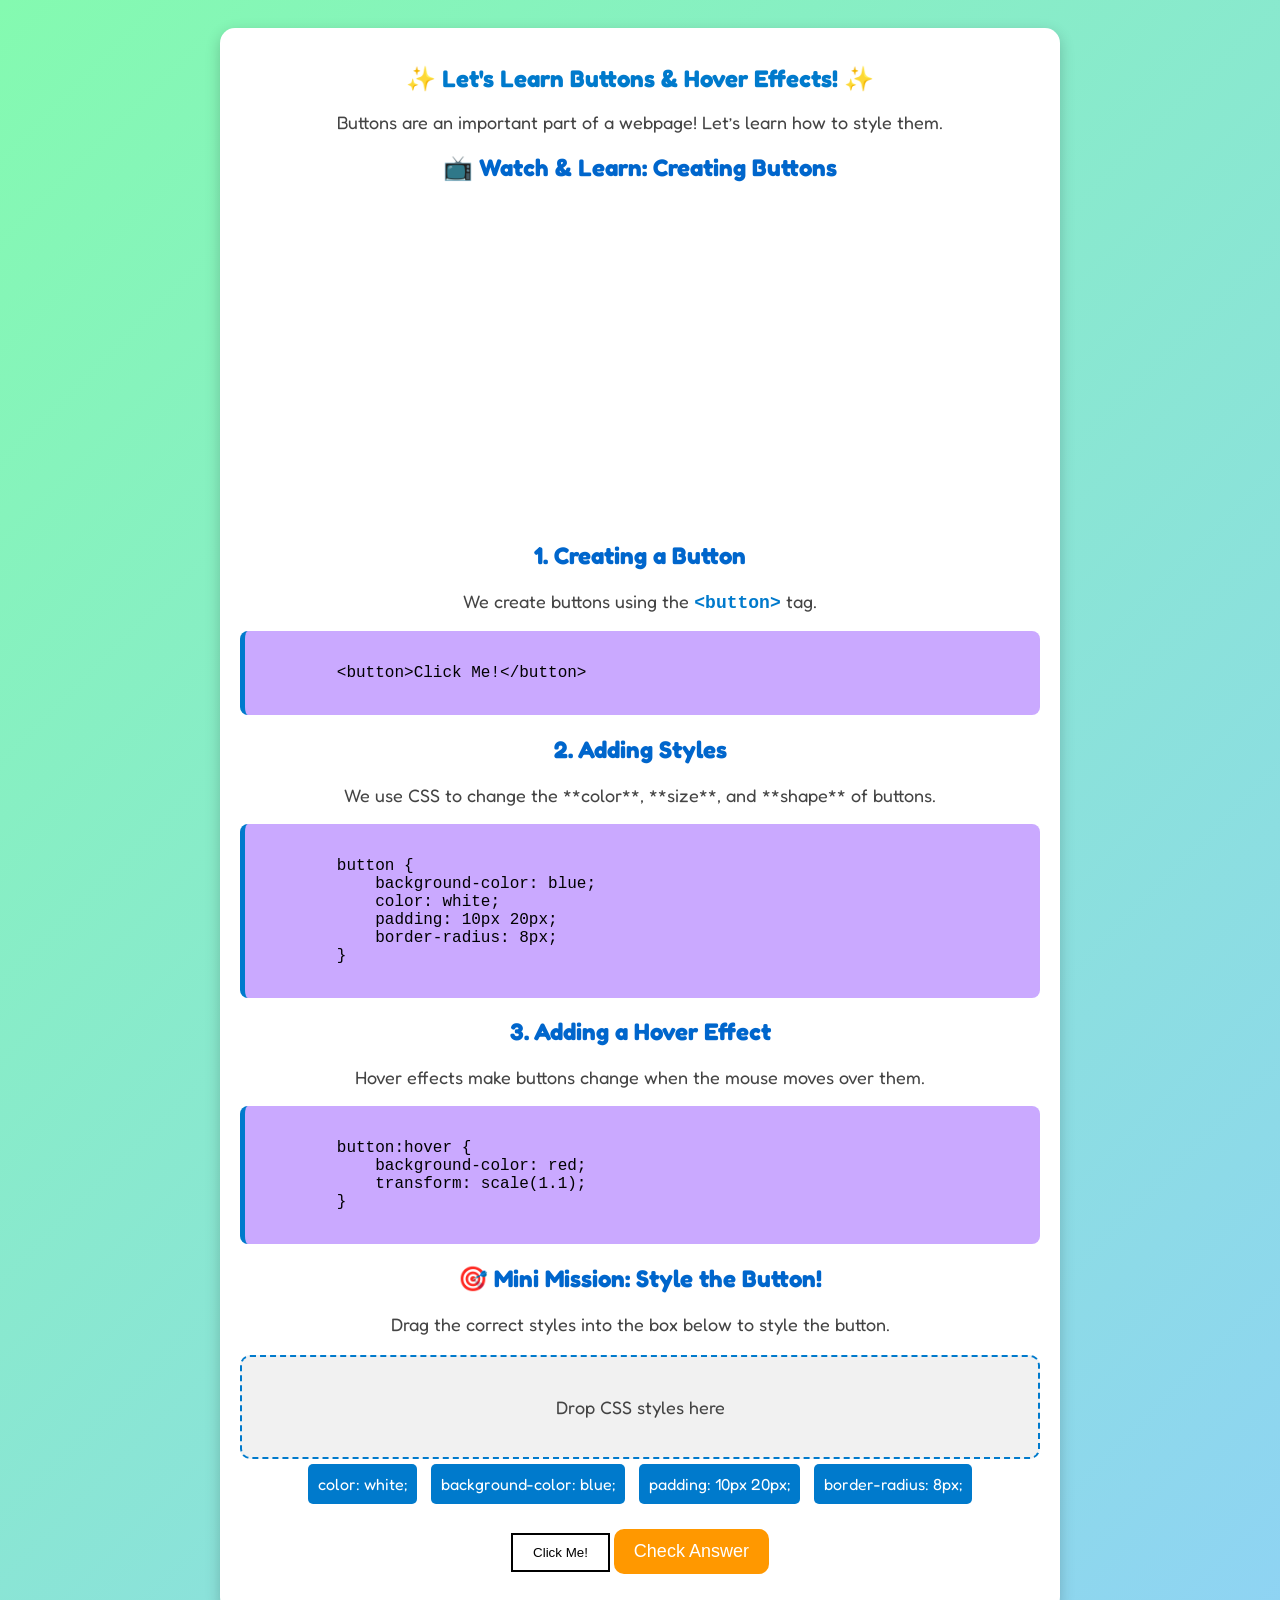
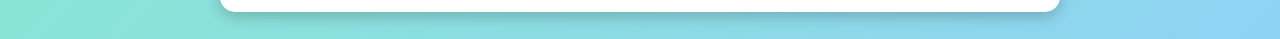
<file: lesson3.html>
<!DOCTYPE html>
<html lang="en">
<head>
    <meta charset="UTF-8">
    <meta name="viewport" content="width=device-width, initial-scale=1.0">
    <title>Lesson 3: Creating Buttons & Hover Effects</title>
    <style>
        @import url('https://fonts.googleapis.com/css2?family=Fredoka+One&display=swap');

        body {
            font-family: 'Fredoka One', sans-serif;
            background: linear-gradient(135deg, #84fab0, #8fd3f4);
            text-align: center;
            padding: 20px;
        }
        
        .lesson-container {
            max-width: 800px;
            margin: auto;
            background: white;
            padding: 20px;
            border-radius: 15px;
            box-shadow: 0px 5px 15px rgba(0, 0, 0, 0.2);
            animation: fadeIn 1s ease-in-out;
        }

        @keyframes fadeIn {
            from { opacity: 0; transform: translateY(-20px); }
            to { opacity: 1; transform: translateY(0); }
        }

        h1 {
            color: #007acc;
            font-size: 30px;
        }

        h2 {
            color: #0066cc;
        }

        p {
            font-size: 18px;
            color: #444;
        }

        .code-box {
            background: #caa9ff;
            padding: 15px;
            border-radius: 8px;
            font-family: "Courier New", monospace;
            white-space: pre-wrap;
            text-align: left;
            margin-top: 10px;
            border-left: 5px solid #007acc;
        }

        .highlight {
            color: #007acc;
            font-weight: bold;
        }

        .emoji {
            font-size: 24px;
        }

        .next-btn {
            background-color: #007acc;
            color: white;
            padding: 15px 20px;
            border: none;
            border-radius: 10px;
            cursor: pointer;
            font-size: 20px;
            transition: transform 0.2s, background 0.3s;
        }

        .next-btn:hover {
            background: #005fa3;
            transform: scale(1.1);
        }
        
        .bounce {
            animation: bounce 1s infinite;
        }

        @keyframes bounce {
            0%, 100% { transform: translateY(0); }
            50% { transform: translateY(-10px); }
        }

        /* Drag and Drop Styles */
        .drag-container {
            margin-top: 20px;
            padding: 10px;
            border: 2px dashed #007acc;
            border-radius: 10px;
            min-height: 80px;
            background: #f1f1f1;
            display: flex;
            justify-content: center;
            align-items: center;
            flex-wrap: wrap;
        }

        .css-style {
            display: inline-block;
            padding: 10px;
            margin: 5px;
            background: #007acc;
            color: white;
            border-radius: 5px;
            cursor: grab;
        }

        #unstyledButton {
            margin-top: 20px;
            padding: 10px 20px;
            border: 2px solid black;
            background: white;
            cursor: pointer;
        }

        .check-answer {
            margin-top: 20px;
            background: #ff9800;
            color: white;
            padding: 12px 20px;
            border: none;
            border-radius: 10px;
            font-size: 18px;
            cursor: pointer;
            transition: transform 0.2s, background 0.3s;
        }

        .check-answer:hover {
            background: #e08a00;
            transform: scale(1.1);
        }

        #resultMessage {
            font-size: 18px;
            font-weight: bold;
            margin-top: 15px;
        } 
        #takeQuizBtn {
             display: block;
             margin: 20px auto; /* Centers the button */
            text-align: center;
        }


        
    </style>
</head>
<body>

<div class="lesson-container">
    <h1 class="emoji">✨ Let's Learn Buttons & Hover Effects! ✨</h1>
    <p>Buttons are an important part of a webpage! Let’s learn how to style them.</p>

    <h2>📺 Watch & Learn: Creating Buttons</h2>
    <iframe width="560" height="315" src="https://www.youtube.com/embed/_2wARy-oevQ?si=txBhAS1peMaHbIq0" title="YouTube video player" frameborder="0" allow="accelerometer; autoplay; clipboard-write; encrypted-media; gyroscope; picture-in-picture; web-share" referrerpolicy="strict-origin-when-cross-origin" allowfullscreen></iframe>

    <h2>1. Creating a Button</h2>
    <p>We create buttons using the <code class="highlight">&lt;button&gt;</code> tag.</p>
    <div class="code-box">
        &lt;button&gt;Click Me!&lt;/button&gt;
    </div>

    <h2>2. Adding Styles</h2>
    <p>We use CSS to change the **color**, **size**, and **shape** of buttons.</p>
    <div class="code-box">
        button {
            background-color: blue;
            color: white;
            padding: 10px 20px;
            border-radius: 8px;
        }
    </div>

    <h2>3. Adding a Hover Effect</h2>
    <p>Hover effects make buttons change when the mouse moves over them.</p>
    <div class="code-box">
        button:hover {
            background-color: red;
            transform: scale(1.1);
        }
    </div>

    <h2>🎯 Mini Mission: Style the Button!</h2>
    <p>Drag the correct styles into the box below to style the button.</p>

    <div class="drag-container" id="dropZone">
        <p>Drop CSS styles here</p>
    </div>

    <div>
        <span class="css-style" data-style="color: white;" draggable="true">color: white;</span>
        <span class="css-style" data-style="background-color: blue;" draggable="true">background-color: blue;</span>
        <span class="css-style" data-style="padding: 10px 20px;" draggable="true">padding: 10px 20px;</span>
        <span class="css-style" data-style="border-radius: 8px;" draggable="true">border-radius: 8px;</span>
    </div>

    <button id="unstyledButton">Click Me!</button>

    <button id="checkAnswerBtn" class="check-answer">Check Answer</button>
    <p id="resultMessage"></p>

    <button id="takeQuizBtn" class="next-btn bounce" style="display: none;" onclick="startQuiz()">Take the Quiz! 🎉</button>
</div>

<script>
    // Drag and Drop Functionality
    const styles = document.querySelectorAll('.css-style');
    const dropZone = document.getElementById('dropZone');
    const button = document.getElementById('unstyledButton');
    const checkAnswerBtn = document.getElementById('checkAnswerBtn');
    const resultMessage = document.getElementById('resultMessage');
    const takeQuizBtn = document.getElementById('takeQuizBtn');

    let appliedStyles = [];

    styles.forEach(style => {
        style.addEventListener('dragstart', (event) => {
            event.dataTransfer.setData('text/plain', event.target.getAttribute('data-style'));
        });
    });

    dropZone.addEventListener('dragover', (event) => {
        event.preventDefault();
    });

    dropZone.addEventListener('drop', (event) => {
        event.preventDefault();
        const styleRule = event.dataTransfer.getData('text/plain');

        if (!appliedStyles.includes(styleRule)) {
            appliedStyles.push(styleRule);
            button.style.cssText += styleRule;

            const newStyle = document.createElement('p');
            newStyle.textContent = styleRule;
            dropZone.appendChild(newStyle);
        }
    });

    checkAnswerBtn.addEventListener('click', () => {
        if (appliedStyles.length === 4) {
            resultMessage.textContent = "✅ Correct! You've styled the button!";
            resultMessage.style.color = "green";
            takeQuizBtn.style.display = "block";
        } else {
            resultMessage.textContent = "❌ Try Again!";
            resultMessage.style.color = "red";
        }
    });

    function startQuiz() {
        window.location.href = "lesson3_quiz.html";
    }
</script>

</body>
</html>
</file>
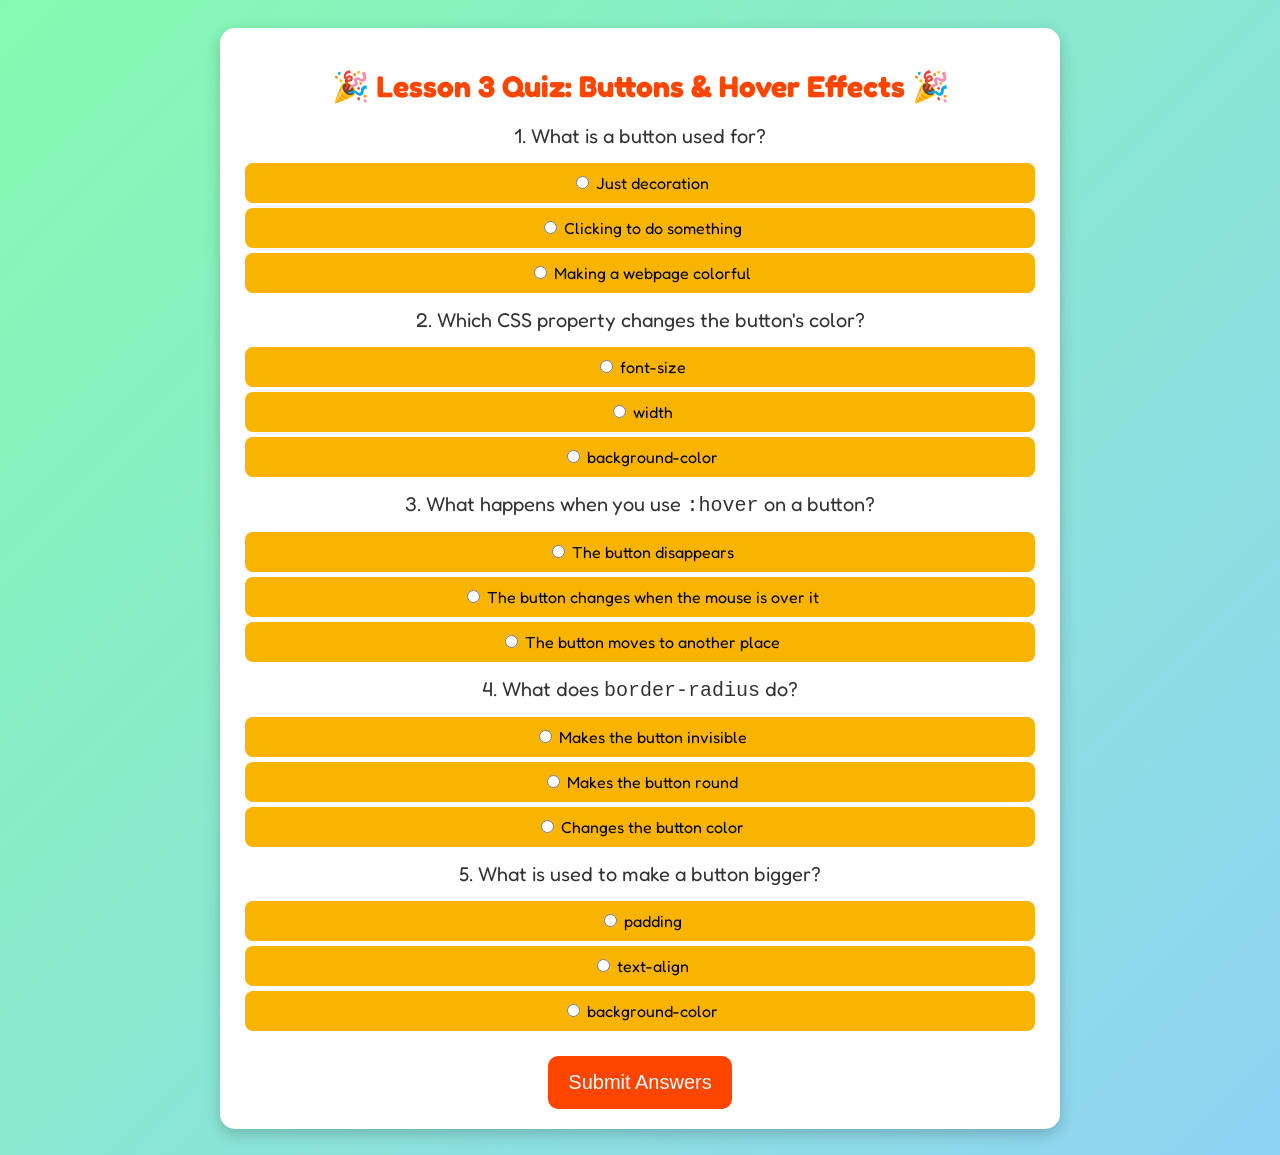
<file: lesson3_quiz.html>
<!DOCTYPE html>
<html lang="en">
<head>
    <meta charset="UTF-8">
    <meta name="viewport" content="width=device-width, initial-scale=1.0">
    <title>Lesson 3 Quiz - Buttons & Hover Effects</title>
    <style>
        @import url('https://fonts.googleapis.com/css2?family=Fredoka+One&display=swap');

        body {
            font-family: 'Fredoka One', sans-serif;
            background: linear-gradient(135deg, #84fab0, #8fd3f4);
            text-align: center;
            padding: 20px;
        }

        .quiz-container {
            max-width: 800px;
            margin: auto;
            background: white;
            padding: 20px;
            border-radius: 15px;
            box-shadow: 0px 5px 15px rgba(0, 0, 0, 0.2);
            animation: fadeIn 1s ease-in-out;
        }

        @keyframes fadeIn {
            from { opacity: 0; transform: translateY(-20px); }
            to { opacity: 1; transform: translateY(0); }
        }

        h1 {
            color: #ff4500;
            font-size: 30px;
        }

        .question {
            font-size: 20px;
            margin: 15px 0;
            color: #333;
        }

        .options label {
            display: block;
            background: #f8b400;
            padding: 10px;
            margin: 5px;
            border-radius: 8px;
            cursor: pointer;
            transition: 0.3s;
        }

        .options label:hover {
            background: #e69a00;
        }

        .submit-btn, .next-btn {
            background-color: #ff4500;
            color: white;
            padding: 15px 20px;
            border: none;
            border-radius: 10px;
            cursor: pointer;
            font-size: 20px;
            transition: transform 0.2s, background 0.3s;
            margin-top: 20px;
        }

        .submit-btn:hover, .next-btn:hover {
            background: #e03e00;
            transform: scale(1.1);
        }

        .result {
            font-size: 22px;
            font-weight: bold;
            margin-top: 20px;
            display: none;
        }

        .cheering {
            display: none;
            font-size: 40px;
            color: #ff4500;
            margin-top: 20px;
            animation: bounce 1s infinite;
        }

        .badge-message {
            font-size: 20px;
            color: #008000;
            font-weight: bold;
            margin-top: 15px;
            display: none;
        } 
        .bounce {
           animation: bounce 1s infinite;
        }

        @keyframes bounce {
        0%, 100% { transform: translateY(0); }
        50% { transform: translateY(-10px); }
       }

        .next-btn {
            display: none;
        }
    </style>
</head>
<body>

<div class="quiz-container">
    <h1>🎉 Lesson 3 Quiz: Buttons & Hover Effects 🎉</h1>
    
    <form id="quizForm">
        <div class="question">1. What is a button used for?</div>
        <div class="options">
            <label><input type="radio" name="q1" value="a"> Just decoration</label>
            <label><input type="radio" name="q1" value="b"> Clicking to do something</label>
            <label><input type="radio" name="q1" value="c"> Making a webpage colorful</label>
        </div>

        <div class="question">2. Which CSS property changes the button's color?</div>
        <div class="options">
            <label><input type="radio" name="q2" value="a"> font-size</label>
            <label><input type="radio" name="q2" value="b"> width</label>
            <label><input type="radio" name="q2" value="c"> background-color</label>
        </div>

        <div class="question">3. What happens when you use <code>:hover</code> on a button?</div>
        <div class="options">
            <label><input type="radio" name="q3" value="a"> The button disappears</label>
            <label><input type="radio" name="q3" value="b"> The button changes when the mouse is over it</label>
            <label><input type="radio" name="q3" value="c"> The button moves to another place</label>
        </div>

        <div class="question">4. What does <code>border-radius</code> do?</div>
        <div class="options">
            <label><input type="radio" name="q4" value="a"> Makes the button invisible</label>
            <label><input type="radio" name="q4" value="b"> Makes the button round</label>
            <label><input type="radio" name="q4" value="c"> Changes the button color</label>
        </div>

        <div class="question">5. What is used to make a button bigger?</div>
        <div class="options">
            <label><input type="radio" name="q5" value="a"> padding</label>
            <label><input type="radio" name="q5" value="b"> text-align</label>
            <label><input type="radio" name="q5" value="c"> background-color</label>
        </div>

        <button type="button" class="submit-btn" onclick="checkAnswers()">Submit Answers</button>
    </form>

    <div class="result" id="quizResult"></div>
    <div class="cheering" id="cheeringMessage">🎉 Great job! You did amazing! 🎉</div>
    <div class="badge-message" id="badgeMessage"></div>
    
    <!-- Next Lesson Button (Hidden Initially) -->
    <button class="next-btn" id="nextLesson" onclick="goToNextLesson()">Next Lesson →</button>
</div>

<script>
    async function checkAnswers() {
        let correctAnswers = {
            q1: "b",
            q2: "c",
            q3: "b",
            q4: "b",
            q5: "a"
        };
    
        let score = 0;
        let totalQuestions = Object.keys(correctAnswers).length;
    
        for (let key in correctAnswers) {
            let selected = document.querySelector(`input[name="${key}"]:checked`);
            if (selected && selected.value === correctAnswers[key]) {
                score++;
            }
        }
    
        // Show result message
        let resultText = `You got ${score} out of ${totalQuestions} correct!`;
        document.getElementById("quizResult").innerText = resultText;
        document.getElementById("quizResult").style.display = "block";
    
        if (score === totalQuestions) {
            document.getElementById("nextLesson").style.display = "inline-block";
    
            // Call backend to update merit and badge
            await updateProgress(1, "Button Master");
    
            // Display success message
            let badgeMessage = document.getElementById("badgeMessage");
            badgeMessage.innerHTML = `🎖️ Congratulations! You earned the 'Button Master' badge!`;
            badgeMessage.style.display = "block";
            badgeMessage.classList.add("bounce");
        } else {
            document.getElementById("badgeMessage").style.display = "none";
        }
    }
    
    // update backend progress
    async function updateProgress(meritPoints, badge) {
        let username = localStorage.getItem("username");
        if (!username) return;
    
        try {
            let response = await fetch("http://localhost:5000/api/users/update-progress", {
                method: "POST",
                headers: { "Content-Type": "application/json" },
                body: JSON.stringify({ username, meritPoints, badge })
            });
    
            let data = await response.json();
            console.log("✅ Progress updated:", data);
        } catch (error) {
            console.error("❌ Error updating progress:", error);
        }
    }
    
    // ✅ Redirect to next lesson
    function goToNextLesson() {
        window.location.href = "lesson4.html";
    }
    </script>
    

</body>
</html>
</file>
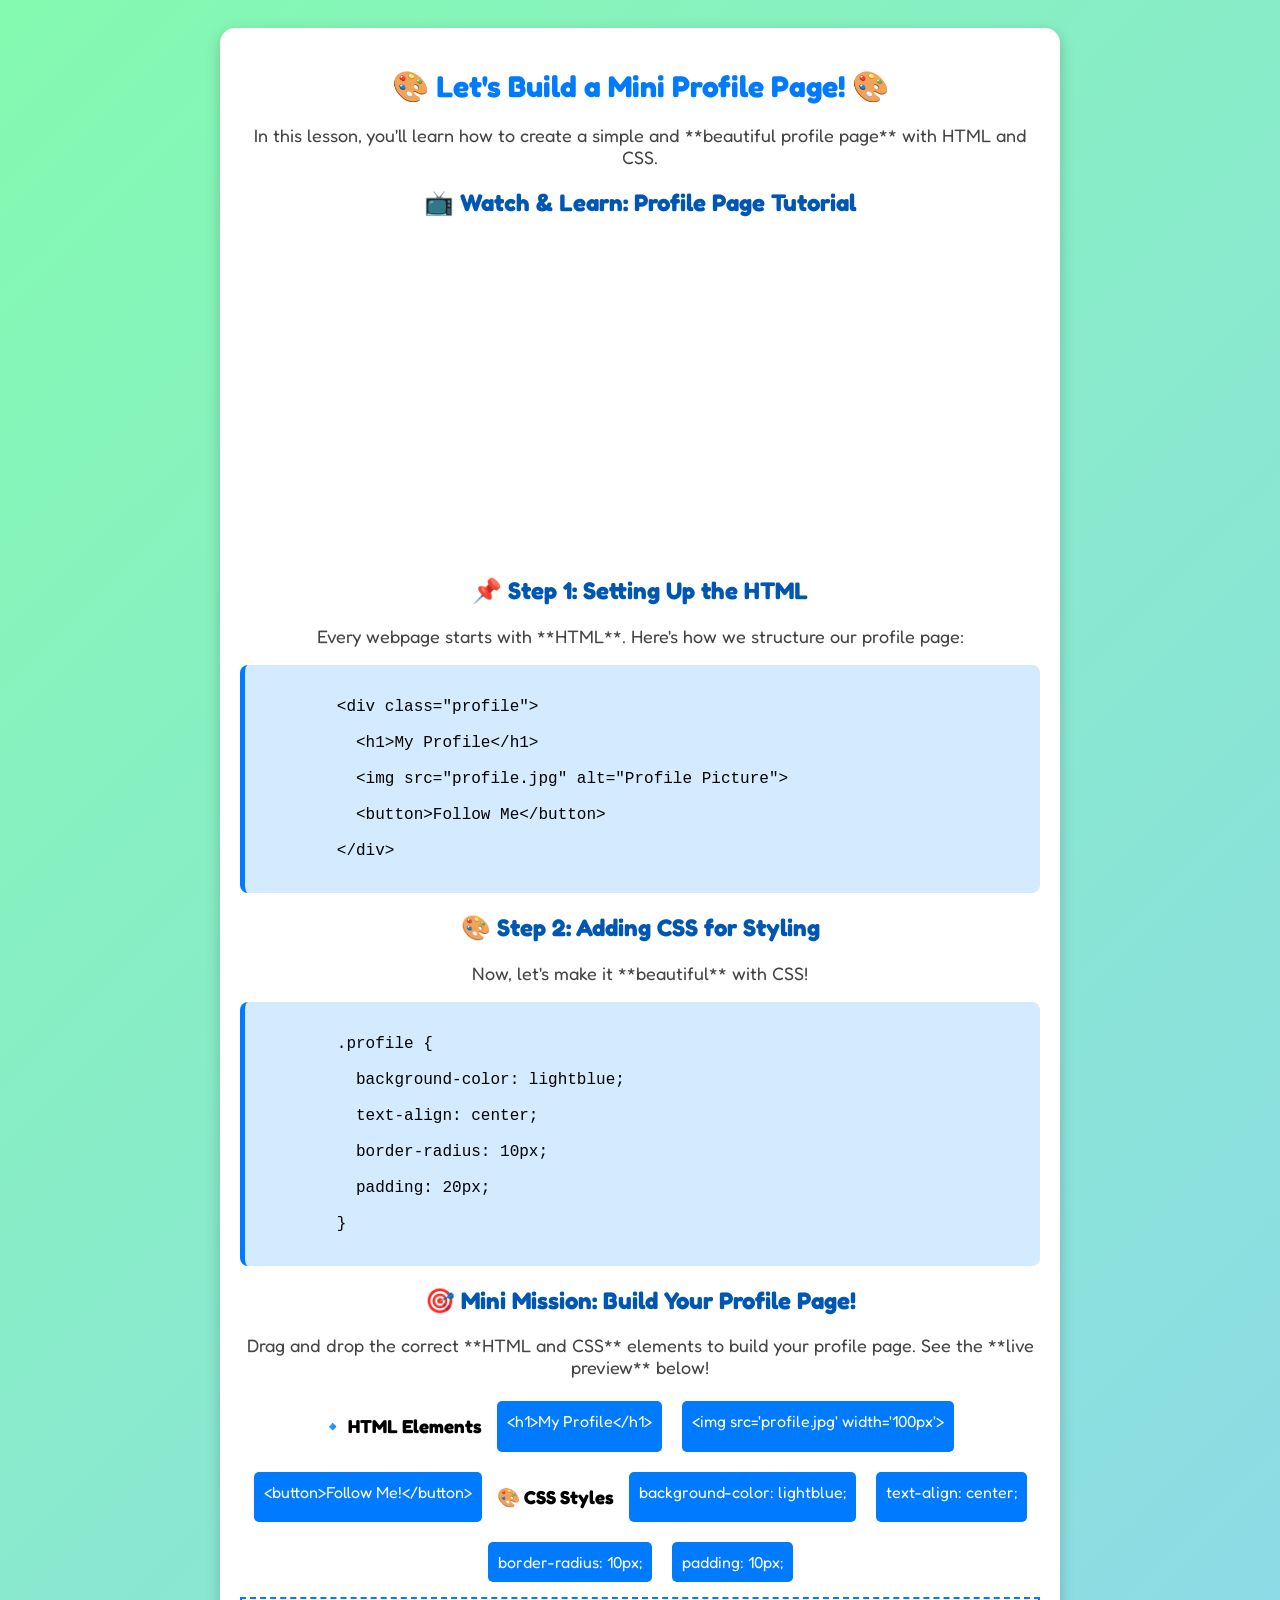
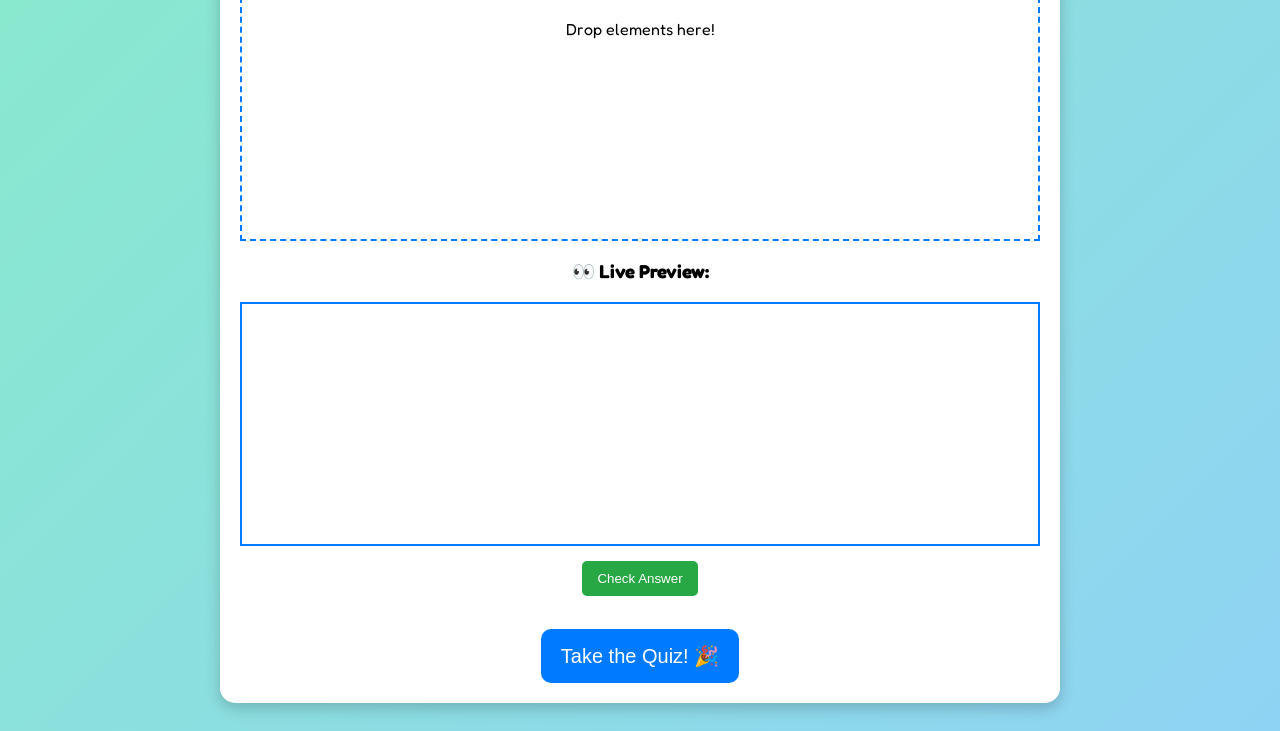
<file: lesson4.html>
<!DOCTYPE html>
<html lang="en">
<head>
    <meta charset="UTF-8">
    <meta name="viewport" content="width=device-width, initial-scale=1.0">
    <title>Lesson 4: Creating a Mini Profile Page</title>
    <style>
        @import url('https://fonts.googleapis.com/css2?family=Fredoka+One&display=swap');

        body {
            font-family: 'Fredoka One', sans-serif;
            background: linear-gradient(135deg, #84fab0, #8fd3f4);
            text-align: center;
            padding: 20px;
        }

        .lesson-container {
            max-width: 800px;
            margin: auto;
            background: white;
            padding: 20px;
            border-radius: 15px;
            box-shadow: 0px 5px 15px rgba(0, 0, 0, 0.2);
            animation: fadeIn 1s ease-in-out;
        }

        h1 {
            color: #007bff;
            font-size: 30px;
        }

        h2 {
            color: #0056b3;
        }

        p {
            font-size: 18px;
            color: #444;
        }

        .code-box {
            background: #d4eaff;
            padding: 15px;
            border-radius: 8px;
            font-family: "Courier New", monospace;
            white-space: pre-wrap;
            text-align: left;
            margin-top: 10px;
            border-left: 5px solid #007bff;
        }

        .next-btn {
            background-color: #007bff;
            color: white;
            padding: 15px 20px;
            border: none;
            border-radius: 10px;
            cursor: pointer;
            font-size: 20px;
            transition: transform 0.2s, background 0.3s;
            margin-top: 15px;
        }

        .next-btn:hover {
            background: #0056b3;
            transform: scale(1.1);
        }

        .bounce {
            animation: bounce 1s infinite;
        }

        @keyframes bounce {
            0%, 100% { transform: translateY(0); }
            50% { transform: translateY(-10px); }
        }

        /* Drag and Drop Styles */
        .drag-container { display: flex; flex-wrap: wrap; gap: 10px; justify-content: center; }
        .dropzone { border: 2px dashed #007bff; padding: 20px; min-height: 200px; background: white; margin-top: 10px; text-align: center; }
        .draggable { padding: 10px; background: #007bff; color: white; cursor: grab; display: inline-block; margin: 5px; border-radius: 5px; }
        .preview-box { border: 2px solid #007bff; min-height: 200px; padding: 20px; margin-top: 10px; background: white; }
        .check-btn { margin-top: 15px; padding: 10px 15px; background: #28a745; color: white; border: none; cursor: pointer; border-radius: 5px; }
        .message { font-size: 18px; margin-top: 10px; }
    </style>
</head>
<body>

<div class="lesson-container">
    <h1 class="emoji">🎨 Let's Build a Mini Profile Page! 🎨</h1>
    <p>In this lesson, you'll learn how to create a simple and **beautiful profile page** with HTML and CSS.</p>

    <h2>📺 Watch & Learn: Profile Page Tutorial</h2>
    <iframe width="560" height="315" src="https://www.youtube.com/embed/dOdF_YlQcms?si=dfBpHI7UKtzvsWU8" title="YouTube video player" frameborder="0" allow="accelerometer; autoplay; clipboard-write; encrypted-media; gyroscope; picture-in-picture; web-share" referrerpolicy="strict-origin-when-cross-origin" allowfullscreen></iframe>

    <h2>📌 Step 1: Setting Up the HTML</h2>
    <p>Every webpage starts with **HTML**. Here's how we structure our profile page:</p>
    <div class="code-box">
        &lt;div class="profile"&gt;<br>
        &nbsp;&nbsp;&lt;h1&gt;My Profile&lt;/h1&gt;<br>
        &nbsp;&nbsp;&lt;img src="profile.jpg" alt="Profile Picture"&gt;<br>
        &nbsp;&nbsp;&lt;button&gt;Follow Me&lt;/button&gt;<br>
        &lt;/div&gt;
    </div>

    <h2>🎨 Step 2: Adding CSS for Styling</h2>
    <p>Now, let's make it **beautiful** with CSS!</p>
    <div class="code-box">
        .profile {<br>
        &nbsp;&nbsp;background-color: lightblue;<br>
        &nbsp;&nbsp;text-align: center;<br>
        &nbsp;&nbsp;border-radius: 10px;<br>
        &nbsp;&nbsp;padding: 20px;<br>
        }
    </div>

    <h2>🎯 Mini Mission: Build Your Profile Page!</h2>
    <p>Drag and drop the correct **HTML and CSS** elements to build your profile page. See the **live preview** below!</p>

    <!-- Drag and Drop Elements -->
    <div class="drag-container">
        <h3>🔹 HTML Elements</h3>
        <div class="draggable" draggable="true" id="html1">&lt;h1&gt;My Profile&lt;/h1&gt;</div>
        <div class="draggable" draggable="true" id="html2">&lt;img src='profile.jpg' width='100px'&gt;</div>
        <div class="draggable" draggable="true" id="html3">&lt;button&gt;Follow Me!&lt;/button&gt;</div>

        <h3>🎨 CSS Styles</h3>
        <div class="draggable" draggable="true" id="css1">background-color: lightblue;</div>
        <div class="draggable" draggable="true" id="css2">text-align: center;</div>
        <div class="draggable" draggable="true" id="css3">border-radius: 10px;</div>
        <div class="draggable" draggable="true" id="css4">padding: 10px;</div>
    </div>

    <!-- Dropzone -->
    <div class="dropzone" id="dropzone">Drop elements here!</div>

    <!-- Live Preview -->
    <h3>👀 Live Preview:</h3>
    <div id="livePreview" class="preview-box"></div>

    <!-- Check Answer and Take Quiz Buttons -->
    <button class="check-btn" onclick="checkAnswer()">Check Answer</button>
    <p id="message" class="message"></p>
    <button class="next-btn bounce" onclick="startQuiz()">Take the Quiz! 🎉</button>
</div>

<script>
    const dropzone = document.getElementById("dropzone");
    const livePreview = document.getElementById("livePreview");
    const message = document.getElementById("message");

    document.querySelectorAll(".draggable").forEach(item => {
        item.addEventListener("dragstart", event => {
            event.dataTransfer.setData("text", event.target.id);
        });
    });

    dropzone.addEventListener("dragover", event => {
        event.preventDefault();
    });

    dropzone.addEventListener("drop", event => {
        event.preventDefault();
        const data = event.dataTransfer.getData("text");
        const element = document.getElementById(data);
        dropzone.appendChild(element);
        updatePreview(); // Update preview in real-time
    });

    function updatePreview() {
        let htmlContent = "";
        let cssContent = "";
        
        dropzone.querySelectorAll(".draggable").forEach(item => {
            if (item.id.startsWith("html")) {
                htmlContent += item.innerText + "<br>";
            } else if (item.id.startsWith("css")) {
                cssContent += item.innerText + " ";
            }
        });

        livePreview.innerHTML = `<div style="${cssContent}">${htmlContent}</div>`;
    }

    function checkAnswer() {
        message.innerHTML = "✅ Correct! You've built your profile page!";
    }

    function startQuiz() {
        window.location.href = "lesson4_quiz.html";
    }
</script>

</body>
</html>
</file>
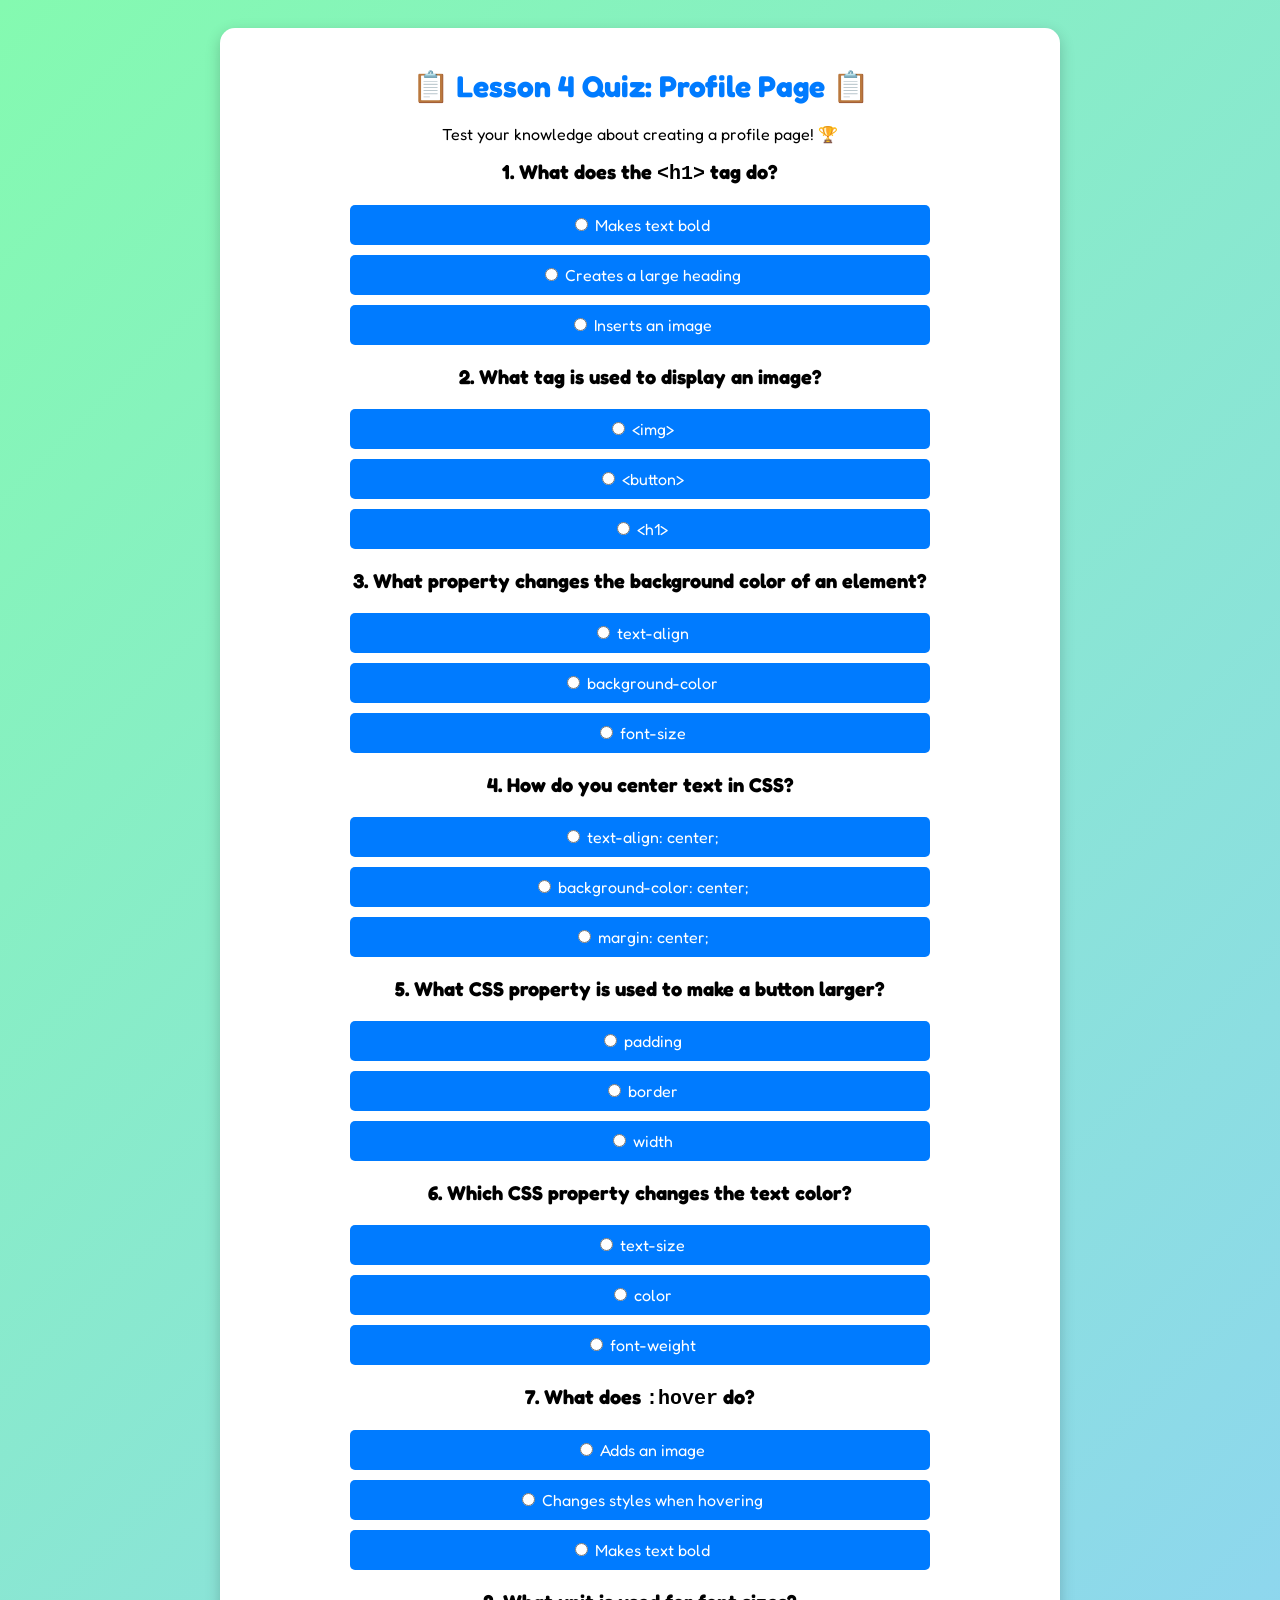
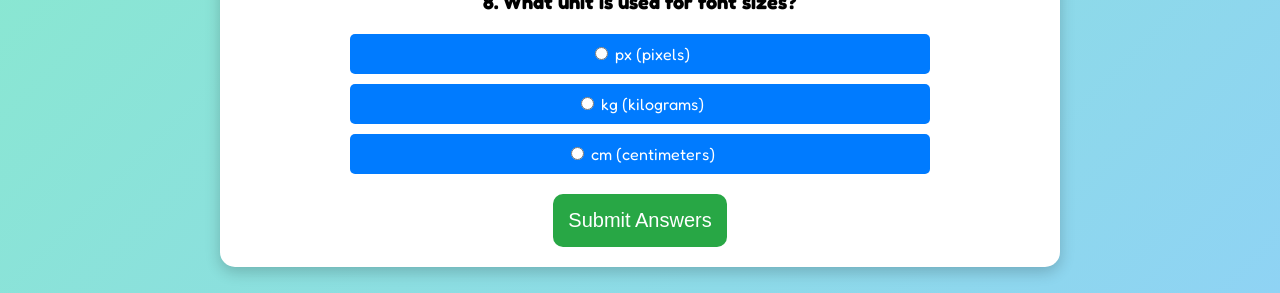
<file: lesson4_quiz.html>
<!DOCTYPE html>
<html lang="en">
<head>
    <meta charset="UTF-8">
    <meta name="viewport" content="width=device-width, initial-scale=1.0">
    <title>Lesson 4 Quiz: Profile Page</title>
    <style>
        @import url('https://fonts.googleapis.com/css2?family=Fredoka+One&display=swap');

        body {
            font-family: 'Fredoka One', sans-serif;
            background: linear-gradient(135deg, #84fab0, #8fd3f4);
            text-align: center;
            padding: 20px;
        }

        .quiz-container {
            max-width: 800px;
            margin: auto;
            background: white;
            padding: 20px;
            border-radius: 15px;
            box-shadow: 0px 5px 15px rgba(0, 0, 0, 0.2);
            animation: fadeIn 1s ease-in-out;
        }

        h1 {
            color: #007bff;
            font-size: 30px;
        }

        .question {
            font-size: 20px;
            font-weight: bold;
            margin: 15px auto;
            text-align: center;
            max-width: 90%;
        }

        .options {
            display: flex;
            flex-direction: column;
            align-items: center;
            justify-content: center;
        }

        .options label {
            background: #007bff;
            color: white;
            padding: 10px;
            margin: 5px;
            border-radius: 5px;
            cursor: pointer;
            display: block;
            width: 70%;
            text-align: center;
            transition: transform 0.2s, background 0.3s;
        }

        .options label:hover {
            background: #0056b3;
            transform: scale(1.05);
        }

        .submit-btn {
            background: #28a745;
            color: white;
            padding: 15px;
            border: none;
            border-radius: 10px;
            cursor: pointer;
            font-size: 20px;
            transition: transform 0.2s, background 0.3s;
            margin-top: 15px;
        }

        .submit-btn:hover {
            background: #1e7e34;
            transform: scale(1.1);
        }

        .hidden { display: none; }

        .result-container {
            margin-top: 20px;
            font-size: 22px;
            font-weight: bold;
        }

        .badge-message {
            font-size: 20px;
            color: #008000;
            font-weight: bold;
            margin-top: 15px;
            display: none;
            animation: bounce 1s infinite;
        }

        @keyframes bounce {
            0%, 100% { transform: translateY(0); }
            50% { transform: translateY(-10px); }
        }

        .next-btn {
            background-color: #007bff;
            color: white;
            padding: 15px 20px;
            border: none;
            border-radius: 10px;
            cursor: pointer;
            font-size: 20px;
            transition: transform 0.2s, background 0.3s;
            margin-top: 15px;
            display: none;
        }

        .next-btn:hover {
            background: #0056b3;
            transform: scale(1.1);
        }

    </style>
</head>
<body>

<div class="quiz-container">
    <h1>📋 Lesson 4 Quiz: Profile Page 📋</h1>
    <p>Test your knowledge about creating a profile page! 🏆</p>

    <form id="quizForm">
        <div class="question">1. What does the <code>&lt;h1&gt;</code> tag do?</div>
        <div class="options">
            <label><input type="radio" name="q1" value="a"> Makes text bold</label>
            <label><input type="radio" name="q1" value="b"> Creates a large heading</label>
            <label><input type="radio" name="q1" value="c"> Inserts an image</label>
        </div>

        <div class="question">2. What tag is used to display an image?</div>
        <div class="options">
            <label><input type="radio" name="q2" value="a"> &lt;img&gt;</label>
            <label><input type="radio" name="q2" value="b"> &lt;button&gt;</label>
            <label><input type="radio" name="q2" value="c"> &lt;h1&gt;</label>
        </div>

        <div class="question">3. What property changes the background color of an element?</div>
        <div class="options">
            <label><input type="radio" name="q3" value="a"> text-align</label>
            <label><input type="radio" name="q3" value="b"> background-color</label>
            <label><input type="radio" name="q3" value="c"> font-size</label>
        </div>

        <div class="question">4. How do you center text in CSS?</div>
        <div class="options">
            <label><input type="radio" name="q4" value="a"> text-align: center;</label>
            <label><input type="radio" name="q4" value="b"> background-color: center;</label>
            <label><input type="radio" name="q4" value="c"> margin: center;</label>
        </div>

        <div class="question">5. What CSS property is used to make a button larger?</div>
        <div class="options">
            <label><input type="radio" name="q5" value="a"> padding</label>
            <label><input type="radio" name="q5" value="b"> border</label>
            <label><input type="radio" name="q5" value="c"> width</label>
        </div>

        <div class="question">6. Which CSS property changes the text color?</div>
        <div class="options">
            <label><input type="radio" name="q6" value="a"> text-size</label>
            <label><input type="radio" name="q6" value="b"> color</label>
            <label><input type="radio" name="q6" value="c"> font-weight</label>
        </div>

        <div class="question">7. What does <code>:hover</code> do?</div>
        <div class="options">
            <label><input type="radio" name="q7" value="a"> Adds an image</label>
            <label><input type="radio" name="q7" value="b"> Changes styles when hovering</label>
            <label><input type="radio" name="q7" value="c"> Makes text bold</label>
        </div>

        <div class="question">8. What unit is used for font sizes?</div>
        <div class="options">
            <label><input type="radio" name="q8" value="a"> px (pixels)</label>
            <label><input type="radio" name="q8" value="b"> kg (kilograms)</label>
            <label><input type="radio" name="q8" value="c"> cm (centimeters)</label>
        </div>

        <button type="button" class="submit-btn" onclick="checkAnswers()">Submit Answers</button>
    </form>

    <div class="result-container hidden" id="result"></div>
    <div class="badge-message" id="badgeMessage"></div>

</div>

<script>
    async function checkAnswers() {
        let correctAnswers = {
            q1: "b", q2: "a", q3: "b", q4: "a",
            q5: "a", q6: "b", q7: "b", q8: "a"
        };
    
        let score = 0;
        let totalQuestions = Object.keys(correctAnswers).length;
    
        for (let key in correctAnswers) {
            let selected = document.querySelector(`input[name="${key}"]:checked`);
            if (selected && selected.value === correctAnswers[key]) {
                score++;
            }
        }
    
        // Show result message
        let resultText = `You got ${score} out of ${totalQuestions} correct!`;
        document.getElementById("result").innerText = resultText;
        document.getElementById("result").classList.remove("hidden");
    
        if (score >= 7) {  
       
            // Update backend for merit points and badge
            await updateProgress(1, "Profile Page Master");
    
            // Display earned badge message
            let badgeMessage = document.getElementById("badgeMessage");
            badgeMessage.innerHTML = `🎖️ Congratulations! You earned the 'Profile Page Master' badge!`;
            badgeMessage.style.display = "block";
            badgeMessage.classList.add("bounce");
        } else {
            document.getElementById("badgeMessage").style.display = "none";
        }
    }
    
    // 🌟 Send progress update to backend
    async function updateProgress(meritPoints, badge) {
        let username = localStorage.getItem("username");
        if (!username) return;
    
        try {
            let response = await fetch("http://localhost:5000/api/users/update-progress", {
                method: "POST",
                headers: { "Content-Type": "application/json" },
                body: JSON.stringify({ username, meritPoints, badge })
            });
    
            let data = await response.json();
            console.log("✅ Progress updated:", data);
        } catch (error) {
            console.error("❌ Error updating progress:", error);
        }
    }
    
    </script>
    

</body>
</html>
</file>
